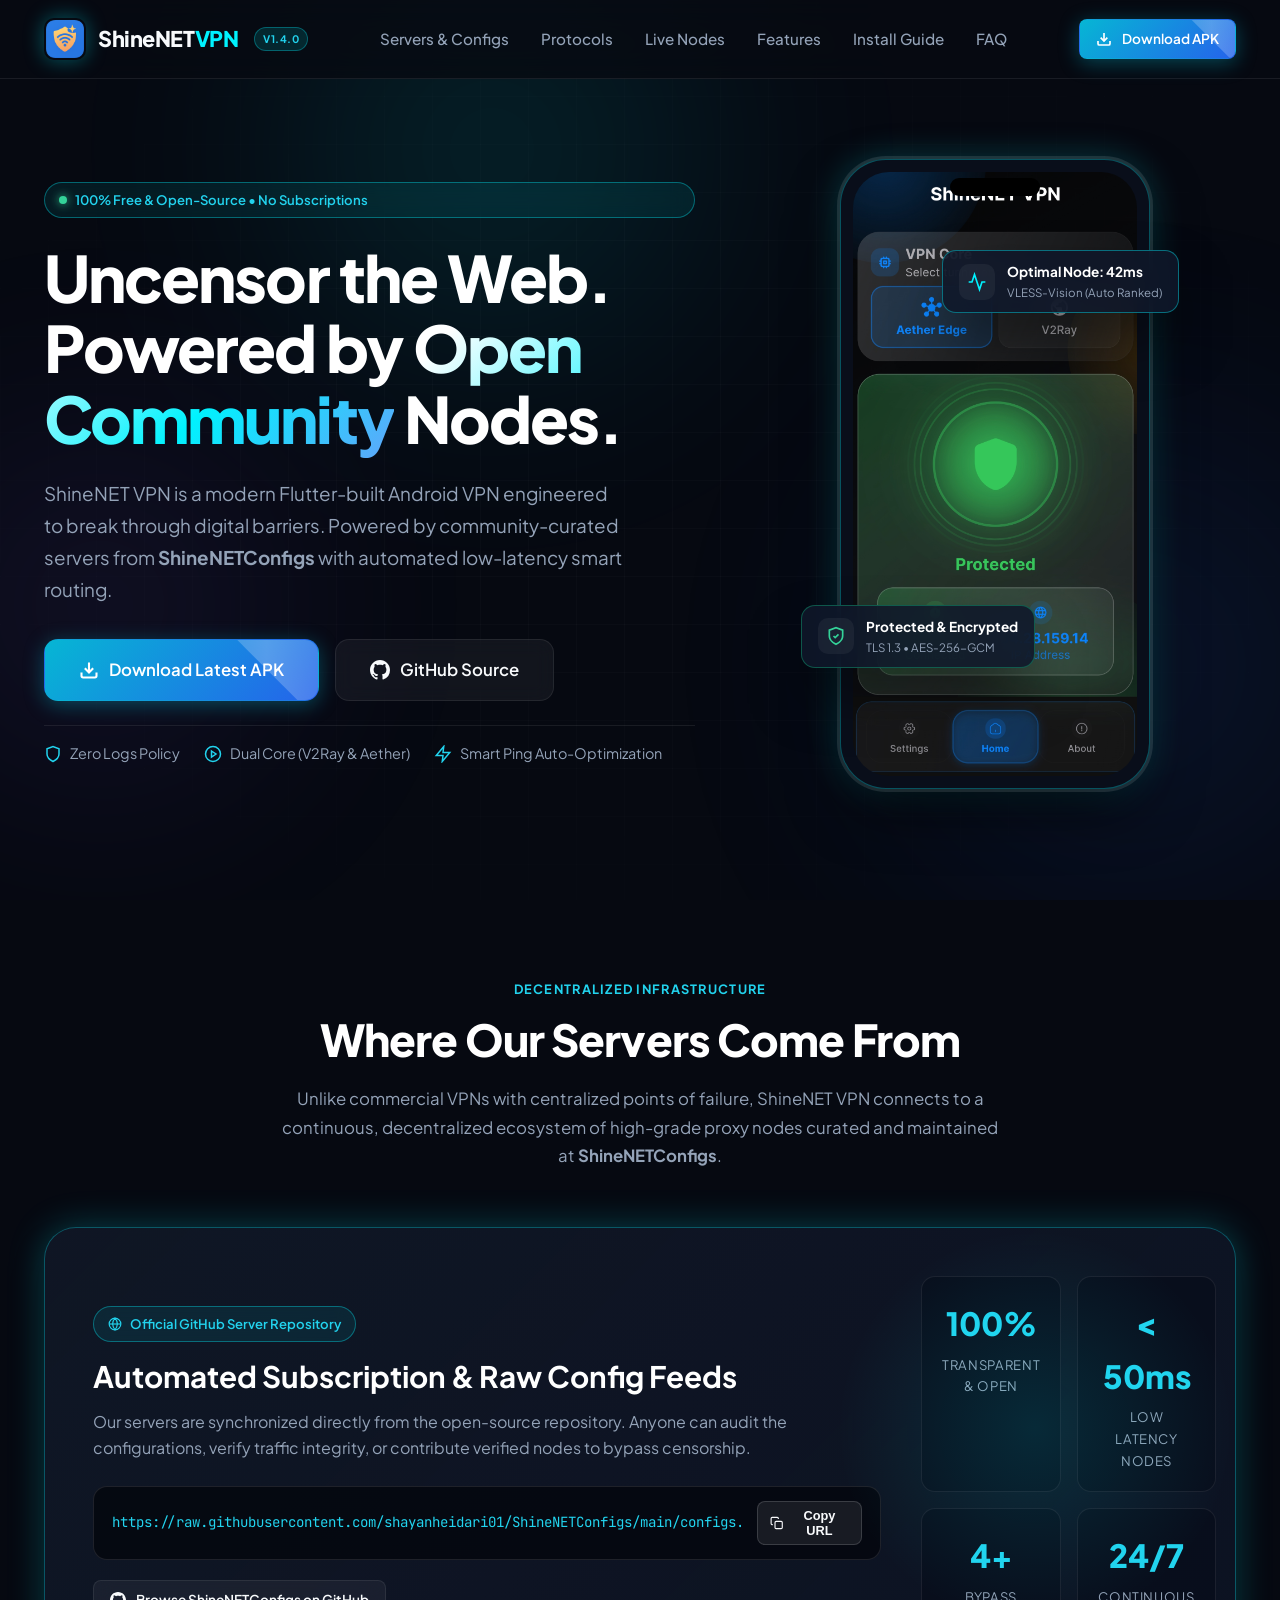
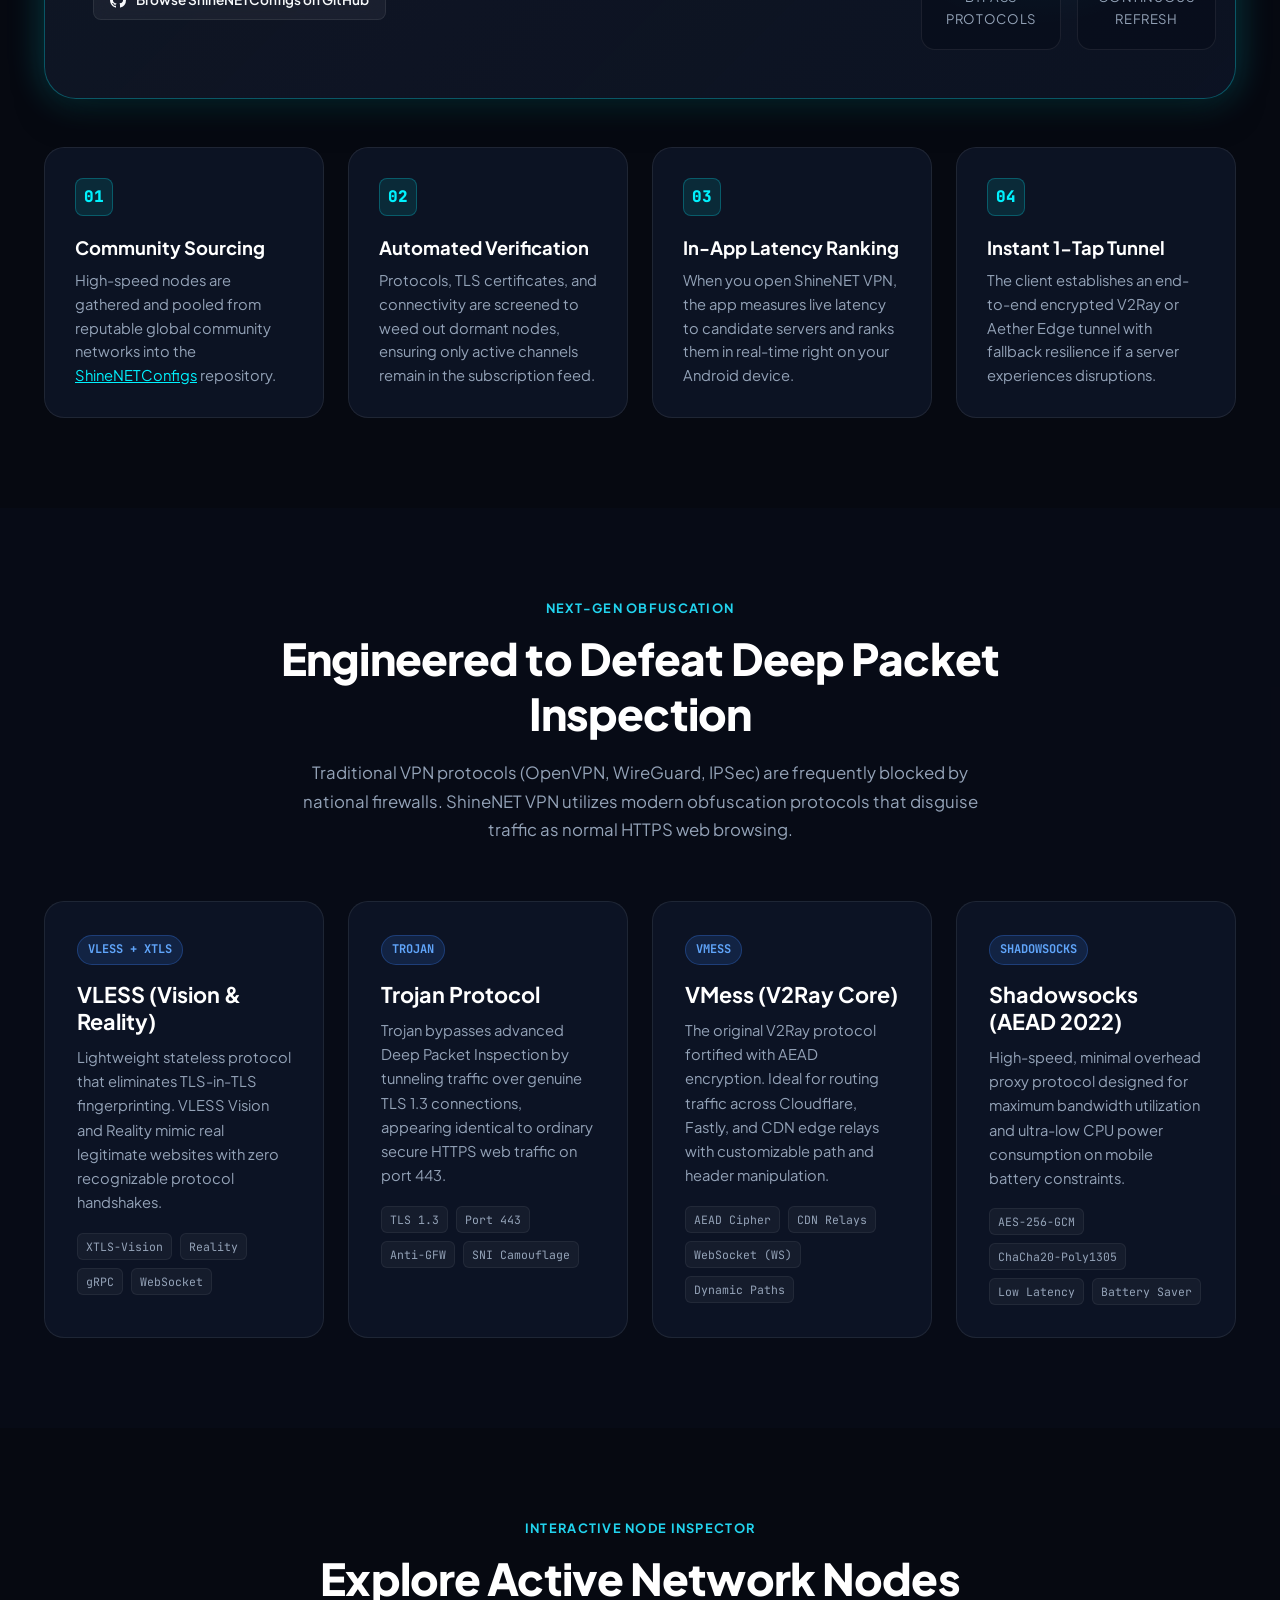
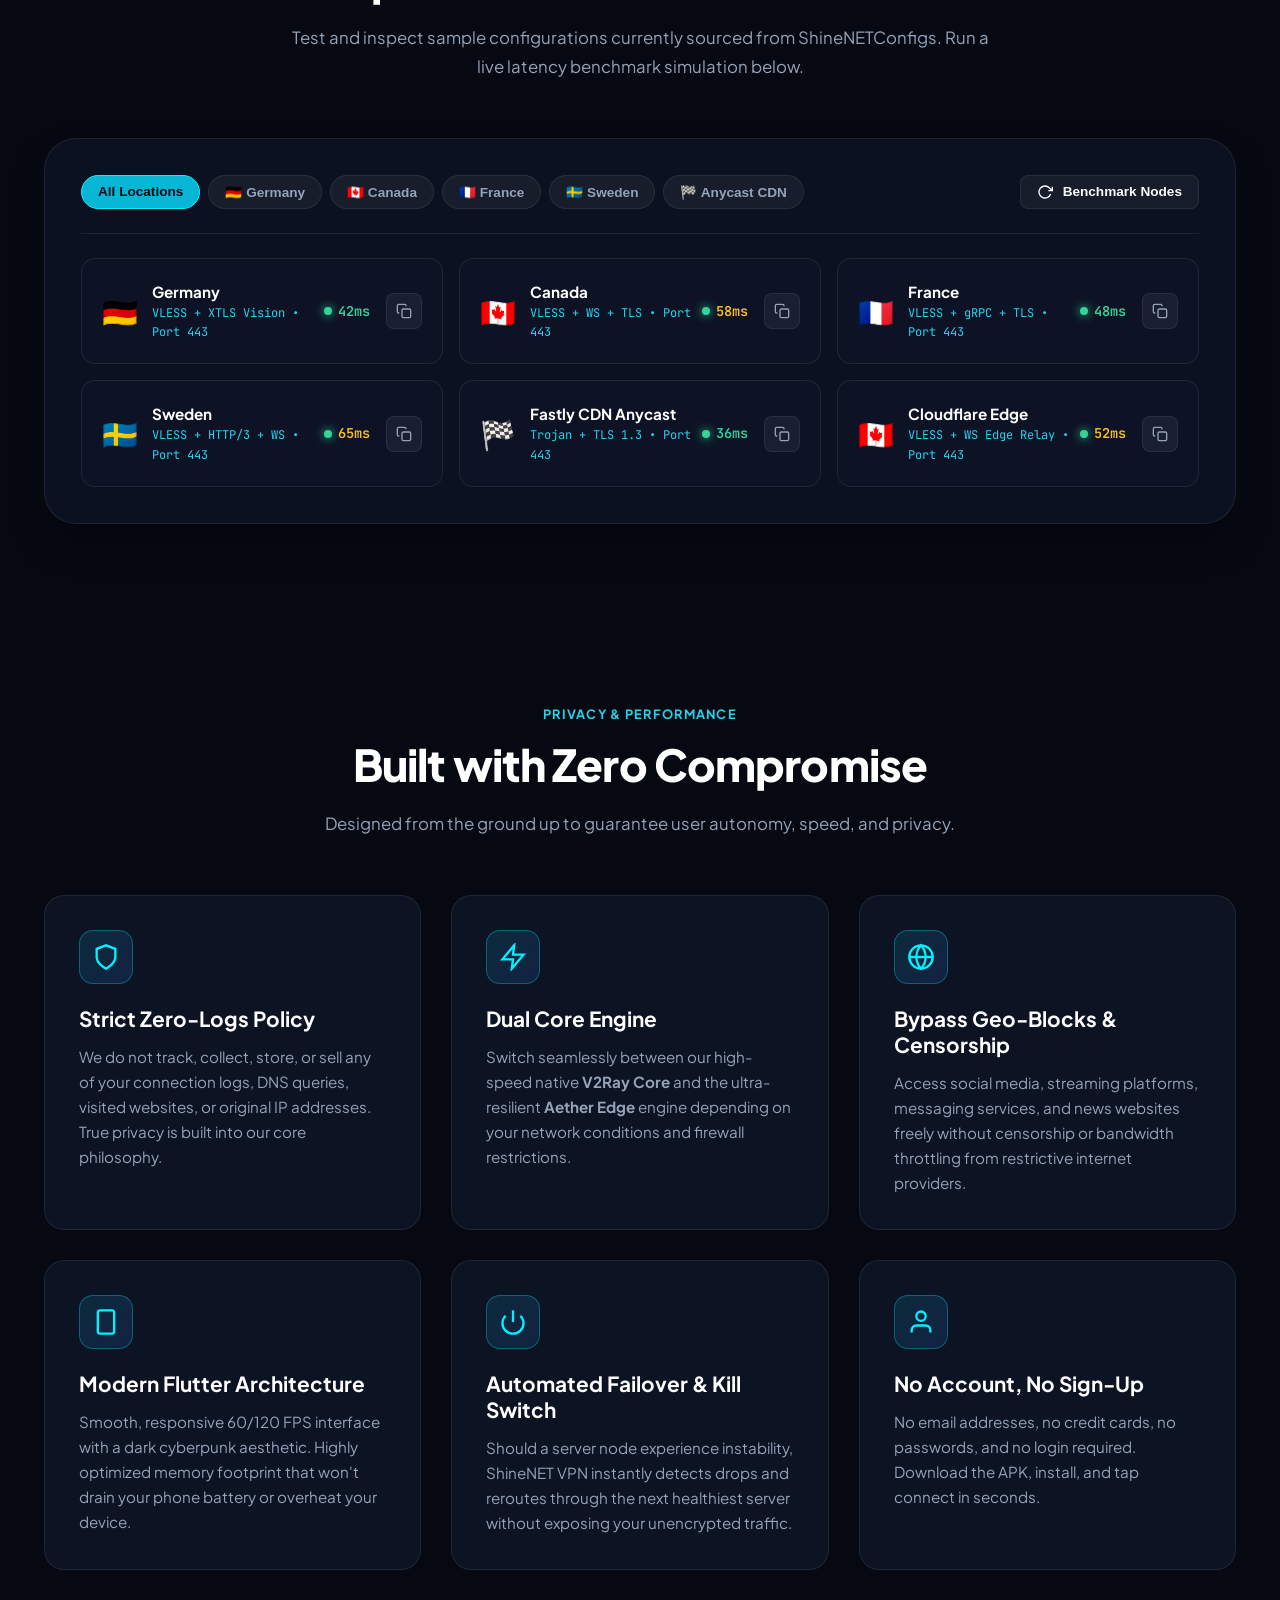
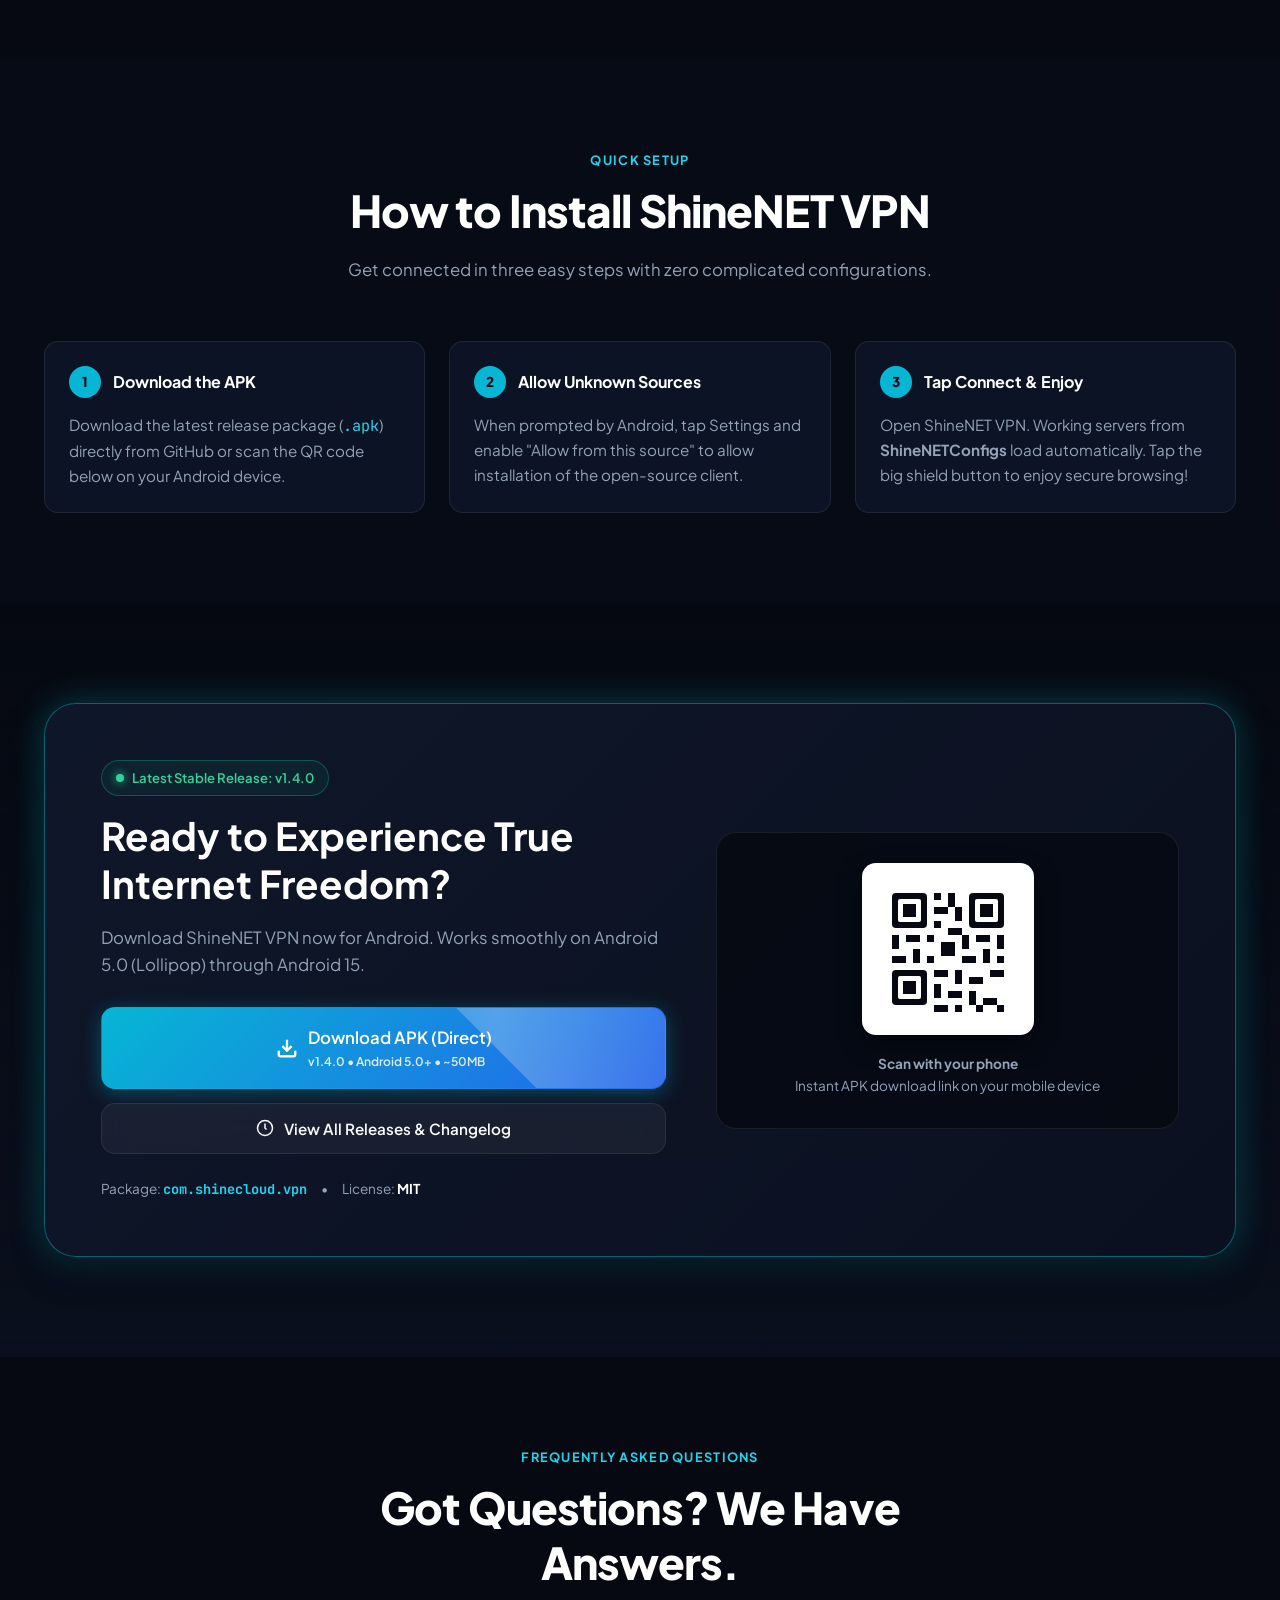
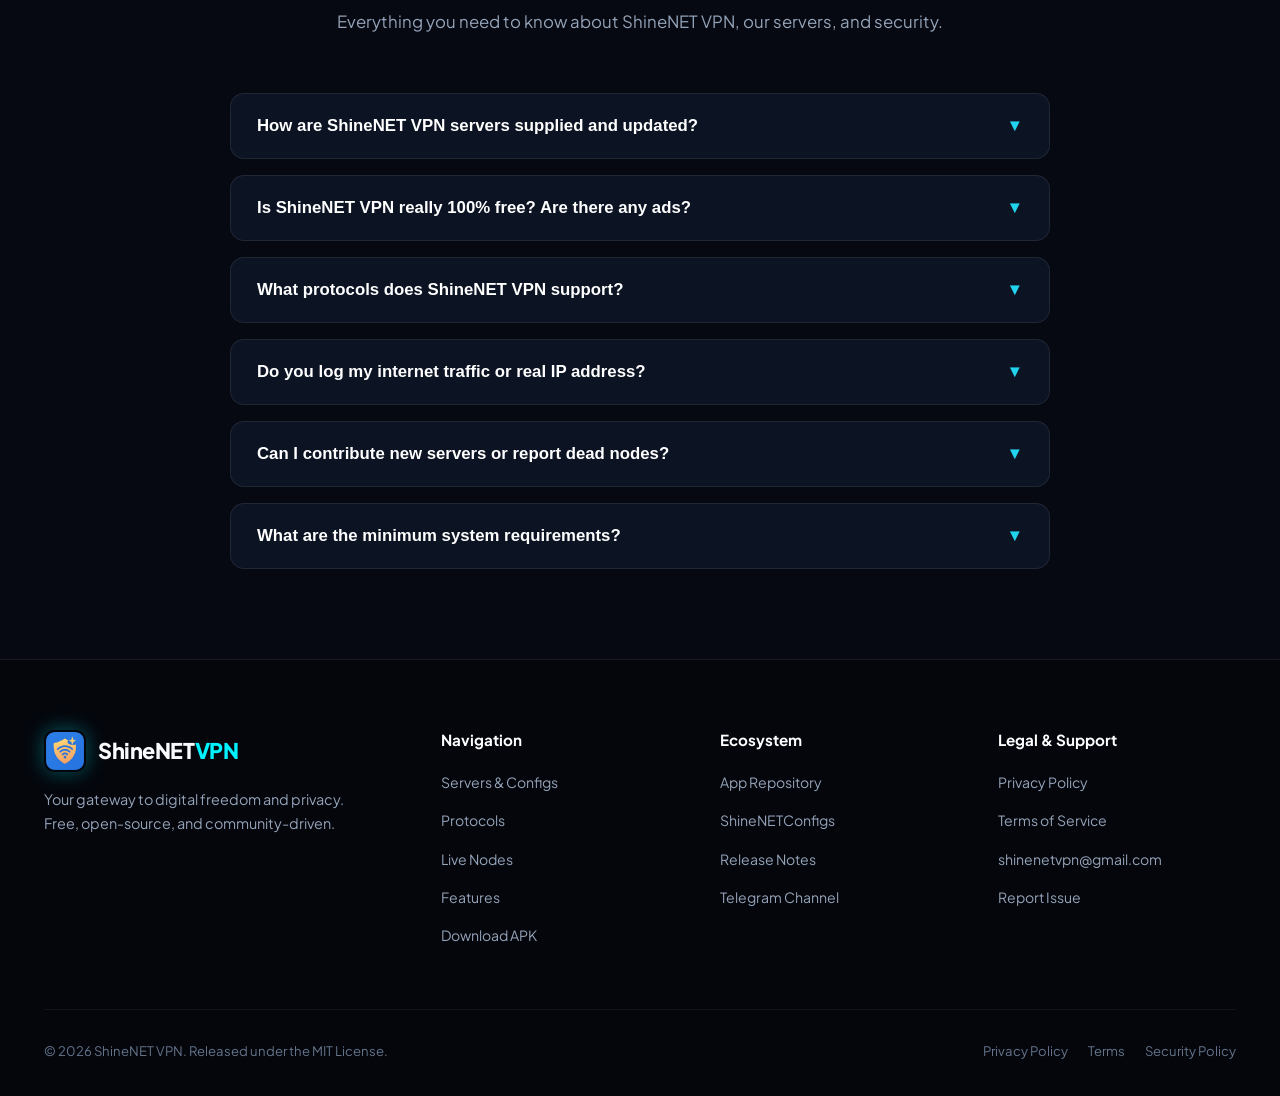
<file: index.html>
<!DOCTYPE html>
<html lang="en">
<head>
  <meta charset="UTF-8">
  <meta name="viewport" content="width=device-width, initial-scale=1.0">
  <title>ShineNET VPN — Fast, Free & Decentralized Open-Source VPN</title>
  <meta name="description" content="ShineNET VPN is a free, open-source Android VPN powered by decentralized V2Ray/Xray configs from ShineNETConfigs. Zero logs, high-speed encrypted tunnels, and anti-censorship DPI bypass.">
  <meta name="keywords" content="ShineNET VPN, V2Ray, Xray, VLESS, VMess, Trojan, Shadowsocks, free VPN, open source VPN, anti-censorship, Android VPN, ShineNETConfigs">
  <meta name="author" content="ShineNET VPN Team">
  <meta name="robots" content="index, follow">
  
  <!-- Open Graph / Facebook -->
  <meta property="og:type" content="website">
  <meta property="og:url" content="https://shayanheidari01.github.io/ShineNETVPN/">
  <meta property="og:title" content="ShineNET VPN — Your Gateway to Internet Freedom">
  <meta property="og:description" content="High-speed, open-source VPN for Android. Zero tracking, dual-core tunneling, and decentralized community nodes.">
  <meta property="og:image" content="assets/images/logo.png">

  <!-- Twitter Card -->
  <meta name="twitter:card" content="summary_large_image">
  <meta name="twitter:title" content="ShineNET VPN — Fast, Free & Decentralized VPN">
  <meta name="twitter:description" content="Protect your online privacy with enterprise-grade encryption. Free & open-source on GitHub.">
  <meta name="twitter:image" content="assets/images/logo.png">

  <!-- Favicon -->
  <link rel="icon" type="image/png" href="assets/images/logo.png">

  <!-- Stylesheet -->
  <link rel="stylesheet" href="css/style.css">
</head>
<body>

  <!-- Ambient Glow Effects -->
  <div class="bg-ambient">
    <div class="ambient-blob ambient-blob-1"></div>
    <div class="ambient-blob ambient-blob-2"></div>
    <div class="ambient-blob ambient-blob-3"></div>
  </div>
  <div class="bg-grid"></div>

  <!-- Header Navigation -->
  <header class="site-header">
    <div class="container nav-container">
      <a href="#" class="brand-logo">
        <img src="assets/images/logo.png" alt="ShineNET VPN Logo">
        <span>ShineNET<span style="color: var(--cyan-bright);">VPN</span></span>
        <span class="brand-badge">v1.4.0</span>
      </a>

      <ul class="nav-links">
        <li><a href="#servers" class="nav-link">Servers & Configs</a></li>
        <li><a href="#protocols" class="nav-link">Protocols</a></li>
        <li><a href="#nodes" class="nav-link">Live Nodes</a></li>
        <li><a href="#features" class="nav-link">Features</a></li>
        <li><a href="#install" class="nav-link">Install Guide</a></li>
        <li><a href="#faq" class="nav-link">FAQ</a></li>
      </ul>

      <div class="nav-actions">
        <a href="#download" class="btn btn-primary btn-sm btn-glow">
          <svg width="16" height="16" viewBox="0 0 24 24" fill="none" stroke="currentColor" stroke-width="2.5">
            <path d="M21 15v4a2 2 0 0 1-2 2H5a2 2 0 0 1-2-2v-4"></path>
            <polyline points="7 10 12 15 17 10"></polyline>
            <line x1="12" y1="15" x2="12" y2="3"></line>
          </svg>
          Download APK
        </a>
        <button class="mobile-toggle" aria-label="Toggle navigation menu">☰</button>
      </div>
    </div>
  </header>

  <!-- Hero Section -->
  <main>
    <section class="hero" id="home">
      <div class="container hero-grid">
        
        <div class="hero-content">
          <div class="pill pill-glow-cyan">
            <span class="pulse-dot"></span>
            100% Free & Open-Source • No Subscriptions
          </div>

          <h1 class="hero-title">
            Uncensor the Web. Powered by <span class="text-gradient">Open Community</span> Nodes.
          </h1>

          <p class="hero-subtitle">
            ShineNET VPN is a modern Flutter-built Android VPN engineered to break through digital barriers. Powered by community-curated servers from <strong>ShineNETConfigs</strong> with automated low-latency smart routing.
          </p>

          <div class="hero-actions">
            <a href="https://github.com/shayanheidari01/ShineNETVPN/releases/latest" class="btn btn-primary btn-lg btn-glow" target="_blank" rel="noopener">
              <svg width="20" height="20" viewBox="0 0 24 24" fill="none" stroke="currentColor" stroke-width="2.5">
                <path d="M21 15v4a2 2 0 0 1-2 2H5a2 2 0 0 1-2-2v-4"></path>
                <polyline points="7 10 12 15 17 10"></polyline>
                <line x1="12" y1="15" x2="12" y2="3"></line>
              </svg>
              Download Latest APK
            </a>
            <a href="https://github.com/shayanheidari01/ShineNETVPN" class="btn btn-secondary btn-lg" target="_blank" rel="noopener">
              <svg width="20" height="20" viewBox="0 0 24 24" fill="currentColor">
                <path d="M12 0C5.37 0 0 5.37 0 12c0 5.31 3.435 9.795 8.205 11.385.6.105.825-.255.825-.57 0-.285-.015-1.23-.015-2.235-3.015.555-3.795-.735-4.035-1.41-.135-.345-.72-1.41-1.23-1.695-.42-.225-1.02-.78-.015-.795.945-.015 1.62.87 1.845 1.23 1.08 1.815 2.805 1.305 3.495.99.105-.78.42-1.305.765-1.605-2.67-.3-5.46-1.335-5.46-5.925 0-1.305.465-2.385 1.23-3.225-.12-.3-.54-1.53.12-3.18 0 0 1.005-.315 3.3 1.23.96-.27 1.98-.405 3-.405s2.04.135 3 .405c2.295-1.56 3.3-1.23 3.3-1.23.66 1.65.24 2.88.12 3.18.765.84 1.23 1.905 1.23 3.225 0 4.605-2.805 5.625-5.475 5.925.435.375.81 1.095.81 2.22 0 1.605-.015 2.895-.015 3.3 0 .315.225.69.825.57A12.02 12.02 0 0024 12c0-6.63-5.37-12-12-12z"/>
              </svg>
              GitHub Source
            </a>
          </div>

          <div class="hero-specs">
            <div class="spec-item">
              <svg width="18" height="18" viewBox="0 0 24 24" fill="none" stroke="currentColor" stroke-width="2">
                <path d="M12 22s8-4 8-10V5l-8-3-8 3v7c0 6 8 10 8 10z"/>
              </svg>
              Zero Logs Policy
            </div>
            <div class="spec-item">
              <svg width="18" height="18" viewBox="0 0 24 24" fill="none" stroke="currentColor" stroke-width="2">
                <circle cx="12" cy="12" r="10"></circle>
                <polygon points="10 8 16 12 10 16 10 8"></polygon>
              </svg>
              Dual Core (V2Ray & Aether)
            </div>
            <div class="spec-item">
              <svg width="18" height="18" viewBox="0 0 24 24" fill="none" stroke="currentColor" stroke-width="2">
                <path d="M13 2L3 14h9l-1 8 10-12h-9l1-8z"></path>
              </svg>
              Smart Ping Auto-Optimization
            </div>
          </div>
        </div>

        <!-- Phone Visual Mockup -->
        <div class="hero-visual">
          <div class="phone-container">
            <div class="phone-notch"></div>
            <div class="phone-screen">
              <img src="assets/images/screenshot-home.jpg" alt="ShineNET VPN Android App Interface">
            </div>

            <!-- Floating Widget 1 -->
            <div class="floating-pill floating-pill-left">
              <div class="float-icon" style="color: var(--emerald-400);">
                <svg width="20" height="20" viewBox="0 0 24 24" fill="none" stroke="currentColor" stroke-width="2">
                  <path d="M12 22s8-4 8-10V5l-8-3-8 3v7c0 6 8 10 8 10z"/>
                  <path d="m9 12 2 2 4-4"/>
                </svg>
              </div>
              <div>
                <div class="float-title">Protected & Encrypted</div>
                <div class="float-desc">TLS 1.3 • AES-256-GCM</div>
              </div>
            </div>

            <!-- Floating Widget 2 -->
            <div class="floating-pill floating-pill-right">
              <div class="float-icon" style="color: var(--cyan-bright);">
                <svg width="20" height="20" viewBox="0 0 24 24" fill="none" stroke="currentColor" stroke-width="2">
                  <polyline points="22 12 18 12 15 21 9 3 6 12 2 12"></polyline>
                </svg>
              </div>
              <div>
                <div class="float-title">Optimal Node: 42ms</div>
                <div class="float-desc">VLESS-Vision (Auto Ranked)</div>
              </div>
            </div>

          </div>
        </div>

      </div>
    </section>

    <!-- Server Infrastructure Section (ShineNETConfigs) -->
    <section class="section" id="servers">
      <div class="container">
        
        <div class="section-header">
          <span class="section-tag">Decentralized Infrastructure</span>
          <h2 class="section-title">Where Our Servers Come From</h2>
          <p class="section-desc">
            Unlike commercial VPNs with centralized points of failure, ShineNET VPN connects to a continuous, decentralized ecosystem of high-grade proxy nodes curated and maintained at <strong>ShineNETConfigs</strong>.
          </p>
        </div>

        <div class="configs-banner-card">
          <div class="configs-grid">
            <div class="configs-info">
              <div class="pill pill-glow-cyan" style="margin-bottom: 16px;">
                <svg width="14" height="14" viewBox="0 0 24 24" fill="none" stroke="currentColor" stroke-width="2">
                  <circle cx="12" cy="12" r="10"></circle>
                  <line x1="2" y1="12" x2="22" y2="12"></line>
                  <path d="M12 2a15.3 15.3 0 0 1 4 10 15.3 15.3 0 0 1-4 10 15.3 15.3 0 0 1-4-10 15.3 15.3 0 0 1 4-10z"></path>
                </svg>
                Official GitHub Server Repository
              </div>
              <h3>Automated Subscription & Raw Config Feeds</h3>
              <p>
                Our servers are synchronized directly from the open-source repository. Anyone can audit the configurations, verify traffic integrity, or contribute verified nodes to bypass censorship.
              </p>

              <div class="code-box">
                <code class="font-mono">https://raw.githubusercontent.com/shayanheidari01/ShineNETConfigs/main/configs.txt</code>
                <button class="code-copy-btn" data-copy="https://raw.githubusercontent.com/shayanheidari01/ShineNETConfigs/main/configs.txt">
                  <svg width="14" height="14" viewBox="0 0 24 24" fill="none" stroke="currentColor" stroke-width="2">
                    <rect x="9" y="9" width="13" height="13" rx="2" ry="2"></rect>
                    <path d="M5 15H4a2 2 0 0 1-2-2V4a2 2 0 0 1 2-2h9a2 2 0 0 1 2 2v1"></path>
                  </svg>
                  Copy URL
                </button>
              </div>

              <div style="display: flex; gap: 14px; flex-wrap: wrap;">
                <a href="https://github.com/shayanheidari01/ShineNETConfigs" target="_blank" rel="noopener" class="btn btn-secondary btn-sm">
                  <svg width="16" height="16" viewBox="0 0 24 24" fill="currentColor">
                    <path d="M12 0C5.37 0 0 5.37 0 12c0 5.31 3.435 9.795 8.205 11.385.6.105.825-.255.825-.57 0-.285-.015-1.23-.015-2.235-3.015.555-3.795-.735-4.035-1.41-.135-.345-.72-1.41-1.23-1.695-.42-.225-1.02-.78-.015-.795.945-.015 1.62.87 1.845 1.23 1.08 1.815 2.805 1.305 3.495.99.105-.78.42-1.305.765-1.605-2.67-.3-5.46-1.335-5.46-5.925 0-1.305.465-2.385 1.23-3.225-.12-.3-.54-1.53.12-3.18 0 0 1.005-.315 3.3 1.23.96-.27 1.98-.405 3-.405s2.04.135 3 .405c2.295-1.56 3.3-1.23 3.3-1.23.66 1.65.24 2.88.12 3.18.765.84 1.23 1.905 1.23 3.225 0 4.605-2.805 5.625-5.475 5.925.435.375.81 1.095.81 2.22 0 1.605-.015 2.895-.015 3.3 0 .315.225.69.825.57A12.02 12.02 0 0024 12c0-6.63-5.37-12-12-12z"/>
                  </svg>
                  Browse ShineNETConfigs on GitHub
                </a>
              </div>
            </div>

            <div class="stats-counter-group">
              <div class="stat-box">
                <div class="stat-num">100%</div>
                <div class="stat-label">Transparent & Open</div>
              </div>
              <div class="stat-box">
                <div class="stat-num">&lt; 50ms</div>
                <div class="stat-label">Low Latency Nodes</div>
              </div>
              <div class="stat-box">
                <div class="stat-num">4+</div>
                <div class="stat-label">Bypass Protocols</div>
              </div>
              <div class="stat-box">
                <div class="stat-num">24/7</div>
                <div class="stat-label">Continuous Refresh</div>
              </div>
            </div>
          </div>
        </div>

        <!-- 4-Step Architecture Workflow -->
        <div class="workflow-grid">
          <div class="workflow-card">
            <div class="step-num">01</div>
            <h4>Community Sourcing</h4>
            <p>High-speed nodes are gathered and pooled from reputable global community networks into the <a href="https://github.com/shayanheidari01/ShineNETConfigs" target="_blank" style="color:var(--cyan-bright); text-decoration: underline;">ShineNETConfigs</a> repository.</p>
          </div>
          <div class="workflow-card">
            <div class="step-num">02</div>
            <h4>Automated Verification</h4>
            <p>Protocols, TLS certificates, and connectivity are screened to weed out dormant nodes, ensuring only active channels remain in the subscription feed.</p>
          </div>
          <div class="workflow-card">
            <div class="step-num">03</div>
            <h4>In-App Latency Ranking</h4>
            <p>When you open ShineNET VPN, the app measures live latency to candidate servers and ranks them in real-time right on your Android device.</p>
          </div>
          <div class="workflow-card">
            <div class="step-num">04</div>
            <h4>Instant 1-Tap Tunnel</h4>
            <p>The client establishes an end-to-end encrypted V2Ray or Aether Edge tunnel with fallback resilience if a server experiences disruptions.</p>
          </div>
        </div>

      </div>
    </section>

    <!-- Supported Protocols Section -->
    <section class="section" id="protocols" style="background: rgba(11, 17, 32, 0.4);">
      <div class="container">
        
        <div class="section-header">
          <span class="section-tag">Next-Gen Obfuscation</span>
          <h2 class="section-title">Engineered to Defeat Deep Packet Inspection</h2>
          <p class="section-desc">
            Traditional VPN protocols (OpenVPN, WireGuard, IPSec) are frequently blocked by national firewalls. ShineNET VPN utilizes modern obfuscation protocols that disguise traffic as normal HTTPS web browsing.
          </p>
        </div>

        <div class="protocols-grid">
          
          <div class="protocol-card">
            <span class="protocol-badge">VLESS + XTLS</span>
            <h3>VLESS (Vision & Reality)</h3>
            <p>
              Lightweight stateless protocol that eliminates TLS-in-TLS fingerprinting. VLESS Vision and Reality mimic real legitimate websites with zero recognizable protocol handshakes.
            </p>
            <div class="tech-tags">
              <span class="tech-tag">XTLS-Vision</span>
              <span class="tech-tag">Reality</span>
              <span class="tech-tag">gRPC</span>
              <span class="tech-tag">WebSocket</span>
            </div>
          </div>

          <div class="protocol-card">
            <span class="protocol-badge">TROJAN</span>
            <h3>Trojan Protocol</h3>
            <p>
              Trojan bypasses advanced Deep Packet Inspection by tunneling traffic over genuine TLS 1.3 connections, appearing identical to ordinary secure HTTPS web traffic on port 443.
            </p>
            <div class="tech-tags">
              <span class="tech-tag">TLS 1.3</span>
              <span class="tech-tag">Port 443</span>
              <span class="tech-tag">Anti-GFW</span>
              <span class="tech-tag">SNI Camouflage</span>
            </div>
          </div>

          <div class="protocol-card">
            <span class="protocol-badge">VMESS</span>
            <h3>VMess (V2Ray Core)</h3>
            <p>
              The original V2Ray protocol fortified with AEAD encryption. Ideal for routing traffic across Cloudflare, Fastly, and CDN edge relays with customizable path and header manipulation.
            </p>
            <div class="tech-tags">
              <span class="tech-tag">AEAD Cipher</span>
              <span class="tech-tag">CDN Relays</span>
              <span class="tech-tag">WebSocket (WS)</span>
              <span class="tech-tag">Dynamic Paths</span>
            </div>
          </div>

          <div class="protocol-card">
            <span class="protocol-badge">SHADOWSOCKS</span>
            <h3>Shadowsocks (AEAD 2022)</h3>
            <p>
              High-speed, minimal overhead proxy protocol designed for maximum bandwidth utilization and ultra-low CPU power consumption on mobile battery constraints.
            </p>
            <div class="tech-tags">
              <span class="tech-tag">AES-256-GCM</span>
              <span class="tech-tag">ChaCha20-Poly1305</span>
              <span class="tech-tag">Low Latency</span>
              <span class="tech-tag">Battery Saver</span>
            </div>
          </div>

        </div>

      </div>
    </section>

    <!-- Interactive Live Node Explorer -->
    <section class="section" id="nodes">
      <div class="container">
        
        <div class="section-header">
          <span class="section-tag">Interactive Node Inspector</span>
          <h2 class="section-title">Explore Active Network Nodes</h2>
          <p class="section-desc">
            Test and inspect sample configurations currently sourced from ShineNETConfigs. Run a live latency benchmark simulation below.
          </p>
        </div>

        <div class="node-explorer">
          <div class="explorer-toolbar">
            <div class="filter-tabs">
              <button class="filter-btn active" data-filter="all">All Locations</button>
              <button class="filter-btn" data-filter="de">🇩🇪 Germany</button>
              <button class="filter-btn" data-filter="ca">🇨🇦 Canada</button>
              <button class="filter-btn" data-filter="fr">🇫🇷 France</button>
              <button class="filter-btn" data-filter="se">🇸🇪 Sweden</button>
              <button class="filter-btn" data-filter="cdn">🏁 Anycast CDN</button>
            </div>

            <div class="explorer-actions">
              <button class="btn btn-secondary btn-sm" id="simulatePingBtn">
                <svg width="16" height="16" viewBox="0 0 24 24" fill="none" stroke="currentColor" stroke-width="2">
                  <polyline points="23 4 23 10 17 10"></polyline>
                  <path d="M20.49 15a9 9 0 1 1-2.12-9.36L23 10"></path>
                </svg>
                Benchmark Nodes
              </button>
            </div>
          </div>

          <!-- Dynamic Nodes List -->
          <div class="nodes-list" id="nodesList">
            <!-- Rendered dynamically by main.js -->
          </div>
        </div>

      </div>
    </section>

    <!-- Features Section -->
    <section class="section" id="features">
      <div class="container">
        
        <div class="section-header">
          <span class="section-tag">Privacy & Performance</span>
          <h2 class="section-title">Built with Zero Compromise</h2>
          <p class="section-desc">
            Designed from the ground up to guarantee user autonomy, speed, and privacy.
          </p>
        </div>

        <div class="features-grid">
          
          <div class="feature-card">
            <div class="feature-icon">
              <svg width="28" height="28" viewBox="0 0 24 24" fill="none" stroke="currentColor" stroke-width="2">
                <path d="M12 22s8-4 8-10V5l-8-3-8 3v7c0 6 8 10 8 10z"/>
              </svg>
            </div>
            <h3>Strict Zero-Logs Policy</h3>
            <p>
              We do not track, collect, store, or sell any of your connection logs, DNS queries, visited websites, or original IP addresses. True privacy is built into our core philosophy.
            </p>
          </div>

          <div class="feature-card">
            <div class="feature-icon">
              <svg width="28" height="28" viewBox="0 0 24 24" fill="none" stroke="currentColor" stroke-width="2">
                <polygon points="13 2 3 14 12 14 11 22 21 10 12 10 13 2"></polygon>
              </svg>
            </div>
            <h3>Dual Core Engine</h3>
            <p>
              Switch seamlessly between our high-speed native <strong>V2Ray Core</strong> and the ultra-resilient <strong>Aether Edge</strong> engine depending on your network conditions and firewall restrictions.
            </p>
          </div>

          <div class="feature-card">
            <div class="feature-icon">
              <svg width="28" height="28" viewBox="0 0 24 24" fill="none" stroke="currentColor" stroke-width="2">
                <circle cx="12" cy="12" r="10"></circle>
                <line x1="2" y1="12" x2="22" y2="12"></line>
                <path d="M12 2a15.3 15.3 0 0 1 4 10 15.3 15.3 0 0 1-4 10 15.3 15.3 0 0 1-4-10 15.3 15.3 0 0 1 4-10z"></path>
              </svg>
            </div>
            <h3>Bypass Geo-Blocks & Censorship</h3>
            <p>
              Access social media, streaming platforms, messaging services, and news websites freely without censorship or bandwidth throttling from restrictive internet providers.
            </p>
          </div>

          <div class="feature-card">
            <div class="feature-icon">
              <svg width="28" height="28" viewBox="0 0 24 24" fill="none" stroke="currentColor" stroke-width="2">
                <rect x="5" y="2" width="14" height="20" rx="2" ry="2"></rect>
                <line x1="12" y1="18" x2="12.01" y2="18"></line>
              </svg>
            </div>
            <h3>Modern Flutter Architecture</h3>
            <p>
              Smooth, responsive 60/120 FPS interface with a dark cyberpunk aesthetic. Highly optimized memory footprint that won't drain your phone battery or overheat your device.
            </p>
          </div>

          <div class="feature-card">
            <div class="feature-icon">
              <svg width="28" height="28" viewBox="0 0 24 24" fill="none" stroke="currentColor" stroke-width="2">
                <path d="M18.36 6.64a9 9 0 1 1-12.73 0"></path>
                <line x1="12" y1="2" x2="12" y2="12"></line>
              </svg>
            </div>
            <h3>Automated Failover & Kill Switch</h3>
            <p>
              Should a server node experience instability, ShineNET VPN instantly detects drops and reroutes through the next healthiest server without exposing your unencrypted traffic.
            </p>
          </div>

          <div class="feature-card">
            <div class="feature-icon">
              <svg width="28" height="28" viewBox="0 0 24 24" fill="none" stroke="currentColor" stroke-width="2">
                <path d="M20 21v-2a4 4 0 0 0-4-4H8a4 4 0 0 0-4 4v2"></path>
                <circle cx="12" cy="7" r="4"></circle>
              </svg>
            </div>
            <h3>No Account, No Sign-Up</h3>
            <p>
              No email addresses, no credit cards, no passwords, and no login required. Download the APK, install, and tap connect in seconds.
            </p>
          </div>

        </div>

      </div>
    </section>

    <!-- Installation Steps Section -->
    <section class="section" id="install" style="background: rgba(11, 17, 32, 0.4);">
      <div class="container">
        
        <div class="section-header">
          <span class="section-tag">Quick Setup</span>
          <h2 class="section-title">How to Install ShineNET VPN</h2>
          <p class="section-desc">Get connected in three easy steps with zero complicated configurations.</p>
        </div>

        <div class="install-steps-grid">
          
          <div class="step-card">
            <div class="step-header">
              <span class="step-circle">1</span>
              <h4>Download the APK</h4>
            </div>
            <p style="color: var(--text-muted); font-size: 0.95rem;">
              Download the latest release package (<code class="font-mono" style="color: var(--cyan-400);">.apk</code>) directly from GitHub or scan the QR code below on your Android device.
            </p>
          </div>

          <div class="step-card">
            <div class="step-header">
              <span class="step-circle">2</span>
              <h4>Allow Unknown Sources</h4>
            </div>
            <p style="color: var(--text-muted); font-size: 0.95rem;">
              When prompted by Android, tap Settings and enable "Allow from this source" to allow installation of the open-source client.
            </p>
          </div>

          <div class="step-card">
            <div class="step-header">
              <span class="step-circle">3</span>
              <h4>Tap Connect & Enjoy</h4>
            </div>
            <p style="color: var(--text-muted); font-size: 0.95rem;">
              Open ShineNET VPN. Working servers from <strong>ShineNETConfigs</strong> load automatically. Tap the big shield button to enjoy secure browsing!
            </p>
          </div>

        </div>

      </div>
    </section>

    <!-- Download CTA Hub -->
    <section class="download-section" id="download">
      <div class="container">
        
        <div class="download-box">
          <div class="download-info">
            <div class="pill pill-glow-green" style="margin-bottom: 16px;">
              <span class="pulse-dot"></span>
              Latest Stable Release: v1.4.0
            </div>
            <h2>Ready to Experience True Internet Freedom?</h2>
            <p>
              Download ShineNET VPN now for Android. Works smoothly on Android 5.0 (Lollipop) through Android 15.
            </p>

            <div class="download-buttons">
              <a href="https://github.com/shayanheidari01/ShineNETVPN/releases/latest" class="btn btn-primary btn-lg btn-glow" target="_blank" rel="noopener">
                <svg width="22" height="22" viewBox="0 0 24 24" fill="none" stroke="currentColor" stroke-width="2.5">
                  <path d="M21 15v4a2 2 0 0 1-2 2H5a2 2 0 0 1-2-2v-4"></path>
                  <polyline points="7 10 12 15 17 10"></polyline>
                  <line x1="12" y1="15" x2="12" y2="3"></line>
                </svg>
                <div>
                  <span>Download APK (Direct)</span>
                  <span class="download-btn-sub">v1.4.0 • Android 5.0+ • ~50MB</span>
                </div>
              </a>

              <a href="https://github.com/shayanheidari01/ShineNETVPN/releases" class="btn btn-secondary" target="_blank" rel="noopener">
                <svg width="18" height="18" viewBox="0 0 24 24" fill="none" stroke="currentColor" stroke-width="2">
                  <circle cx="12" cy="12" r="10"></circle>
                  <polyline points="12 6 12 12 14 14"></polyline>
                </svg>
                View All Releases & Changelog
              </a>
            </div>

            <div style="margin-top: 24px; display: flex; align-items: center; gap: 14px; font-size: 0.85rem; color: var(--text-muted);">
              <span>Package: <strong class="font-mono" style="color: var(--cyan-400);">com.shinecloud.vpn</strong></span>
              <span>•</span>
              <span>License: <strong style="color: var(--text-highlight);">MIT</strong></span>
            </div>
          </div>

          <div class="qr-box">
            <div class="qr-canvas-wrapper" id="qrCodeContainer">
              <!-- QR Code generated dynamically -->
            </div>
            <div class="qr-label">
              <strong>Scan with your phone</strong>
              <p>Instant APK download link on your mobile device</p>
            </div>
          </div>
        </div>

      </div>
    </section>

    <!-- FAQ Section -->
    <section class="section" id="faq">
      <div class="container">
        
        <div class="section-header">
          <span class="section-tag">Frequently Asked Questions</span>
          <h2 class="section-title">Got Questions? We Have Answers.</h2>
          <p class="section-desc">Everything you need to know about ShineNET VPN, our servers, and security.</p>
        </div>

        <div class="faq-grid">
          
          <div class="faq-item">
            <button class="faq-question">
              <span>How are ShineNET VPN servers supplied and updated?</span>
              <span class="faq-icon">▼</span>
            </button>
            <div class="faq-answer">
              <p>
                Our servers are provided through our dedicated open-source repository <a href="https://github.com/shayanheidari01/ShineNETConfigs" target="_blank" style="color: var(--cyan-bright); text-decoration: underline;">ShineNETConfigs</a>. The app fetches valid V2Ray/Xray configurations from the raw configs subscription endpoint, tests latency locally on your device, and ranks the fastest working nodes automatically.
              </p>
            </div>
          </div>

          <div class="faq-item">
            <button class="faq-question">
              <span>Is ShineNET VPN really 100% free? Are there any ads?</span>
              <span class="faq-icon">▼</span>
            </button>
            <div class="faq-answer">
              <p>
                Yes! ShineNET VPN is completely free, open-source under the MIT license, and has zero advertisements. There are no paid tiers, no subscription prompts, and no hidden data monetization. It is developed and maintained by digital freedom advocates.
              </p>
            </div>
          </div>

          <div class="faq-item">
            <button class="faq-question">
              <span>What protocols does ShineNET VPN support?</span>
              <span class="faq-icon">▼</span>
            </button>
            <div class="faq-answer">
              <p>
                ShineNET VPN supports cutting-edge censorship-resistant protocols including VLESS (with XTLS Vision & Reality), Trojan (over TLS 1.3), VMess (with AEAD and WebSocket/gRPC transports), and Shadowsocks (AEAD 2022).
              </p>
            </div>
          </div>

          <div class="faq-item">
            <button class="faq-question">
              <span>Do you log my internet traffic or real IP address?</span>
              <span class="faq-icon">▼</span>
            </button>
            <div class="faq-answer">
              <p>
                <strong>Never.</strong> We follow a strict zero-logs policy. We do not track, collect, store, or share your browsing history, visited websites, DNS queries, connection timestamps, or original IP address. For full details, please review our <a href="privacy-policy.html" style="color: var(--cyan-bright); text-decoration: underline;">Privacy Policy</a>.
              </p>
            </div>
          </div>

          <div class="faq-item">
            <button class="faq-question">
              <span>Can I contribute new servers or report dead nodes?</span>
              <span class="faq-icon">▼</span>
            </button>
            <div class="faq-answer">
              <p>
                Absolutely! Anyone can submit pull requests or contribute working configurations directly to the <a href="https://github.com/shayanheidari01/ShineNETConfigs" target="_blank" style="color: var(--cyan-bright); text-decoration: underline;">ShineNETConfigs repository</a>. You can also report issues or join our community discussions on Telegram.
              </p>
            </div>
          </div>

          <div class="faq-item">
            <button class="faq-question">
              <span>What are the minimum system requirements?</span>
              <span class="faq-icon">▼</span>
            </button>
            <div class="faq-answer">
              <p>
                ShineNET VPN runs on Android 5.0 (Lollipop) and above, requiring approximately 50MB of storage space. No root access is necessary; the app uses the official Android <code class="font-mono">VpnService</code> API to route traffic securely.
              </p>
            </div>
          </div>

        </div>

      </div>
    </section>

  </main>

  <!-- Site Footer -->
  <footer class="site-footer">
    <div class="container">
      <div class="footer-grid">
        
        <div class="footer-brand">
          <div class="brand-logo">
            <img src="assets/images/logo.png" alt="ShineNET VPN Logo">
            <span>ShineNET<span style="color: var(--cyan-bright);">VPN</span></span>
          </div>
          <p>
            Your gateway to digital freedom and privacy. Free, open-source, and community-driven.
          </p>
        </div>

        <div class="footer-col">
          <h5>Navigation</h5>
          <ul class="footer-links">
            <li><a href="#servers">Servers & Configs</a></li>
            <li><a href="#protocols">Protocols</a></li>
            <li><a href="#nodes">Live Nodes</a></li>
            <li><a href="#features">Features</a></li>
            <li><a href="#download">Download APK</a></li>
          </ul>
        </div>

        <div class="footer-col">
          <h5>Ecosystem</h5>
          <ul class="footer-links">
            <li><a href="https://github.com/shayanheidari01/ShineNETVPN" target="_blank" rel="noopener">App Repository</a></li>
            <li><a href="https://github.com/shayanheidari01/ShineNETConfigs" target="_blank" rel="noopener">ShineNETConfigs</a></li>
            <li><a href="https://github.com/shayanheidari01/ShineNETVPN/releases" target="_blank" rel="noopener">Release Notes</a></li>
            <li><a href="https://t.me/ShineNETVPN" target="_blank" rel="noopener">Telegram Channel</a></li>
          </ul>
        </div>

        <div class="footer-col">
          <h5>Legal & Support</h5>
          <ul class="footer-links">
            <li><a href="privacy-policy.html">Privacy Policy</a></li>
            <li><a href="terms.html">Terms of Service</a></li>
            <li><a href="mailto:shinenetvpn@gmail.com">shinenetvpn@gmail.com</a></li>
            <li><a href="https://github.com/shayanheidari01/ShineNETVPN/issues" target="_blank" rel="noopener">Report Issue</a></li>
          </ul>
        </div>

      </div>

      <div class="footer-bottom">
        <div>
          © 2026 ShineNET VPN. Released under the MIT License.
        </div>
        <div class="footer-legal-links">
          <a href="privacy-policy.html">Privacy Policy</a>
          <a href="terms.html">Terms</a>
          <a href="https://github.com/shayanheidari01/ShineNETVPN/blob/main/SECURITY.md" target="_blank" rel="noopener">Security Policy</a>
        </div>
      </div>
    </div>
  </footer>

  <!-- Scripts -->
  <script src="js/main.js"></script>
</body>
</html>
</file>
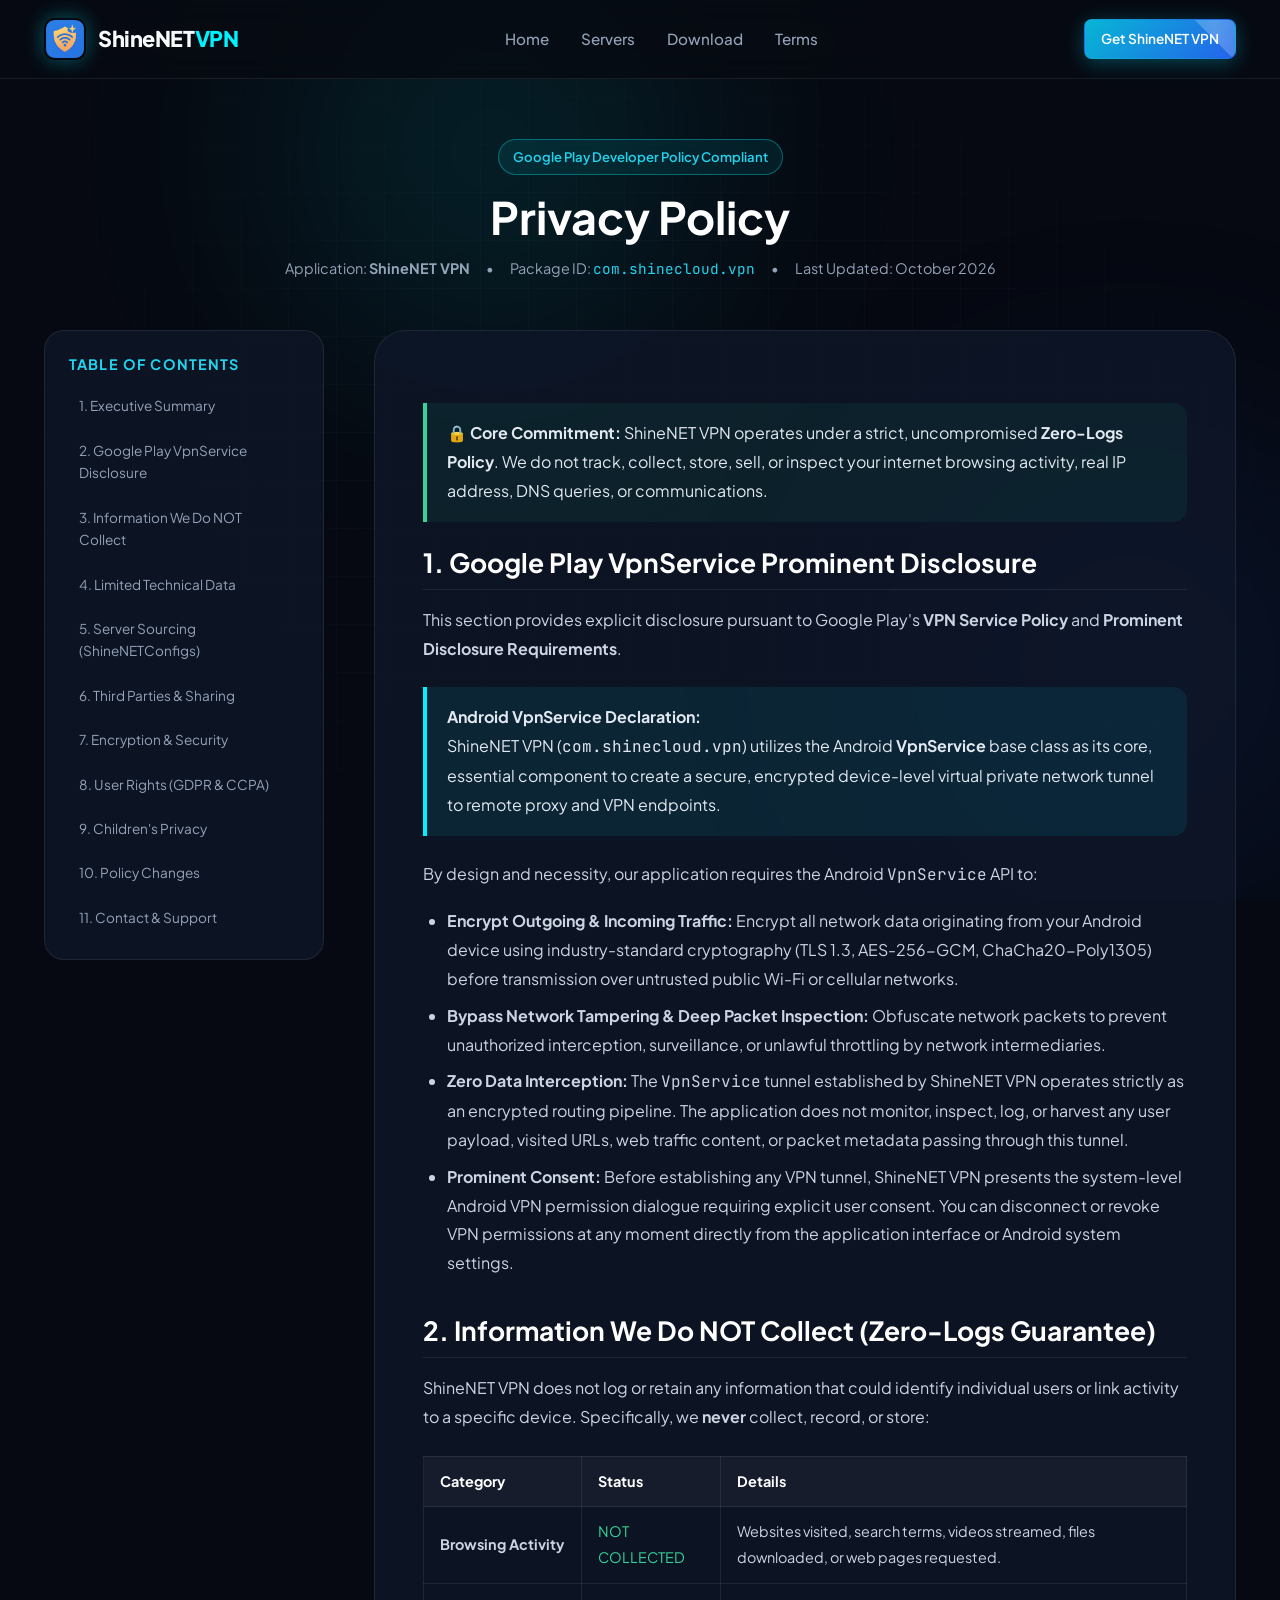
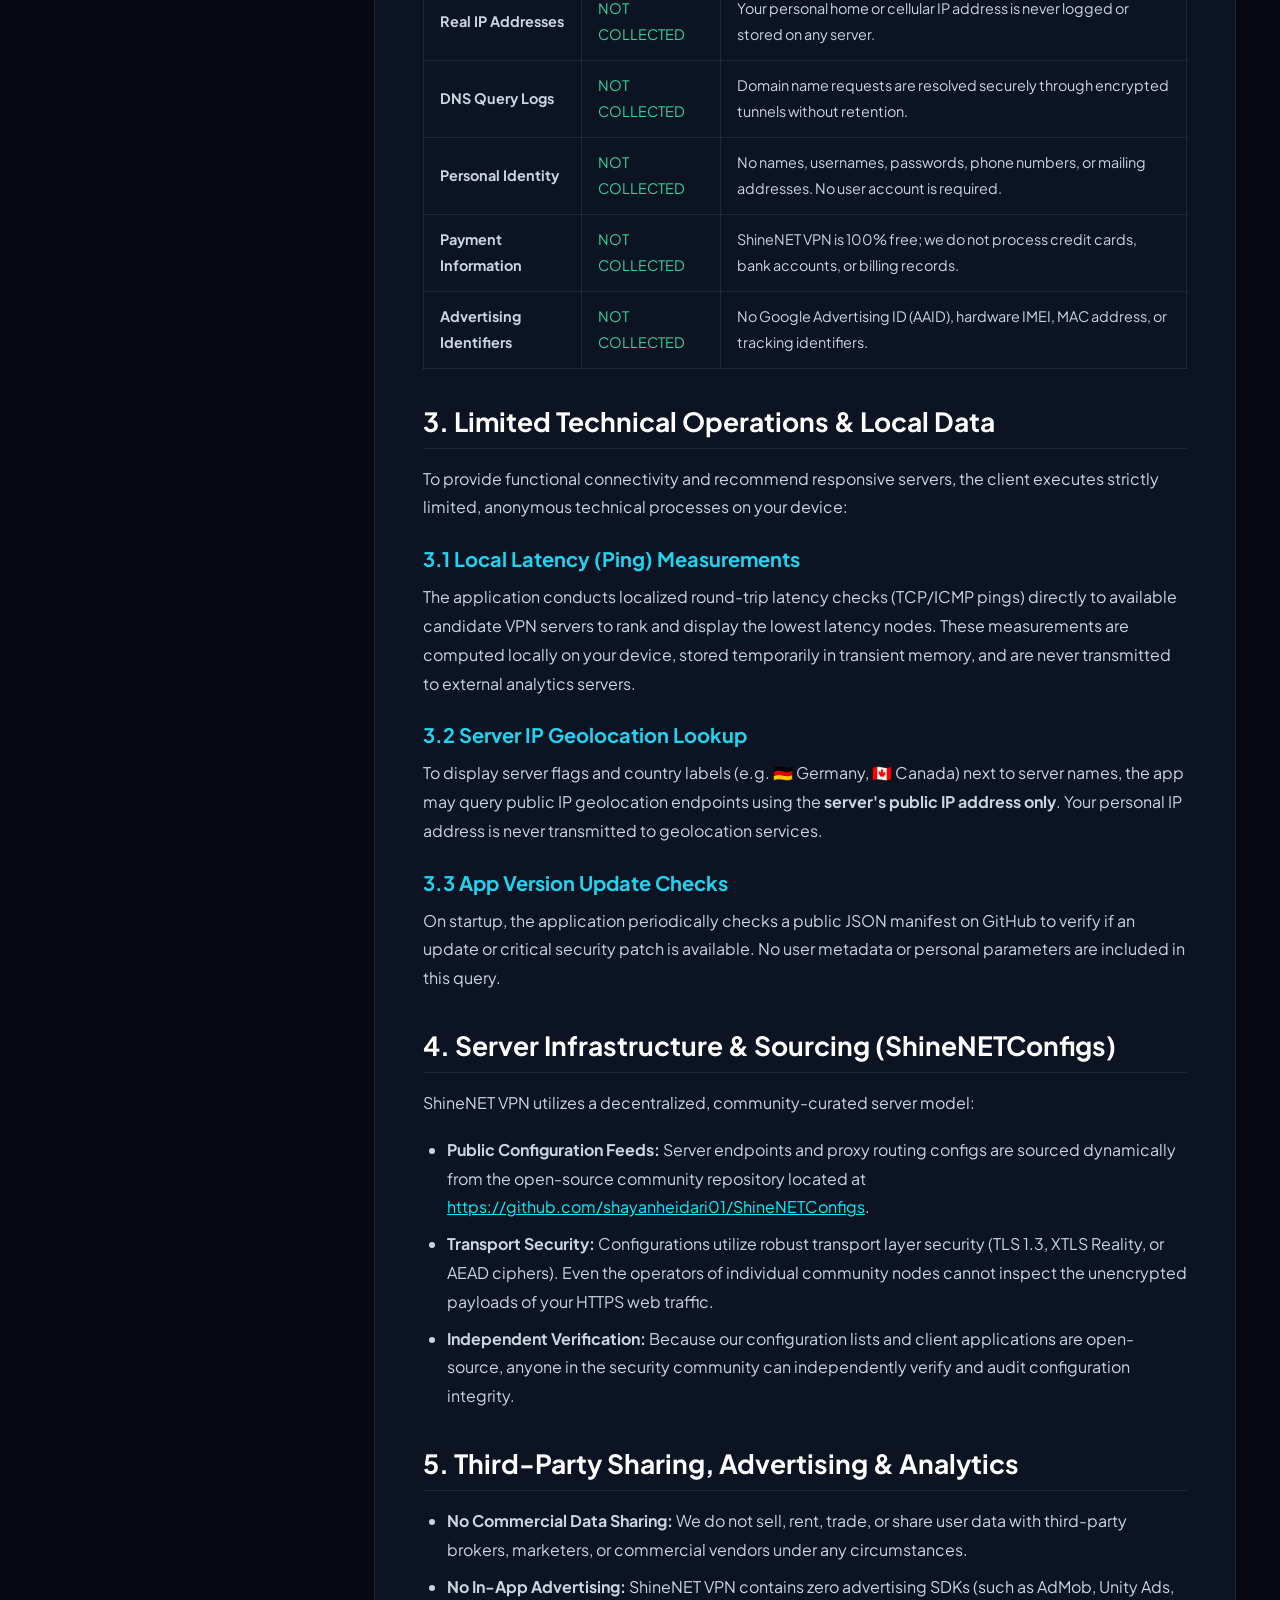
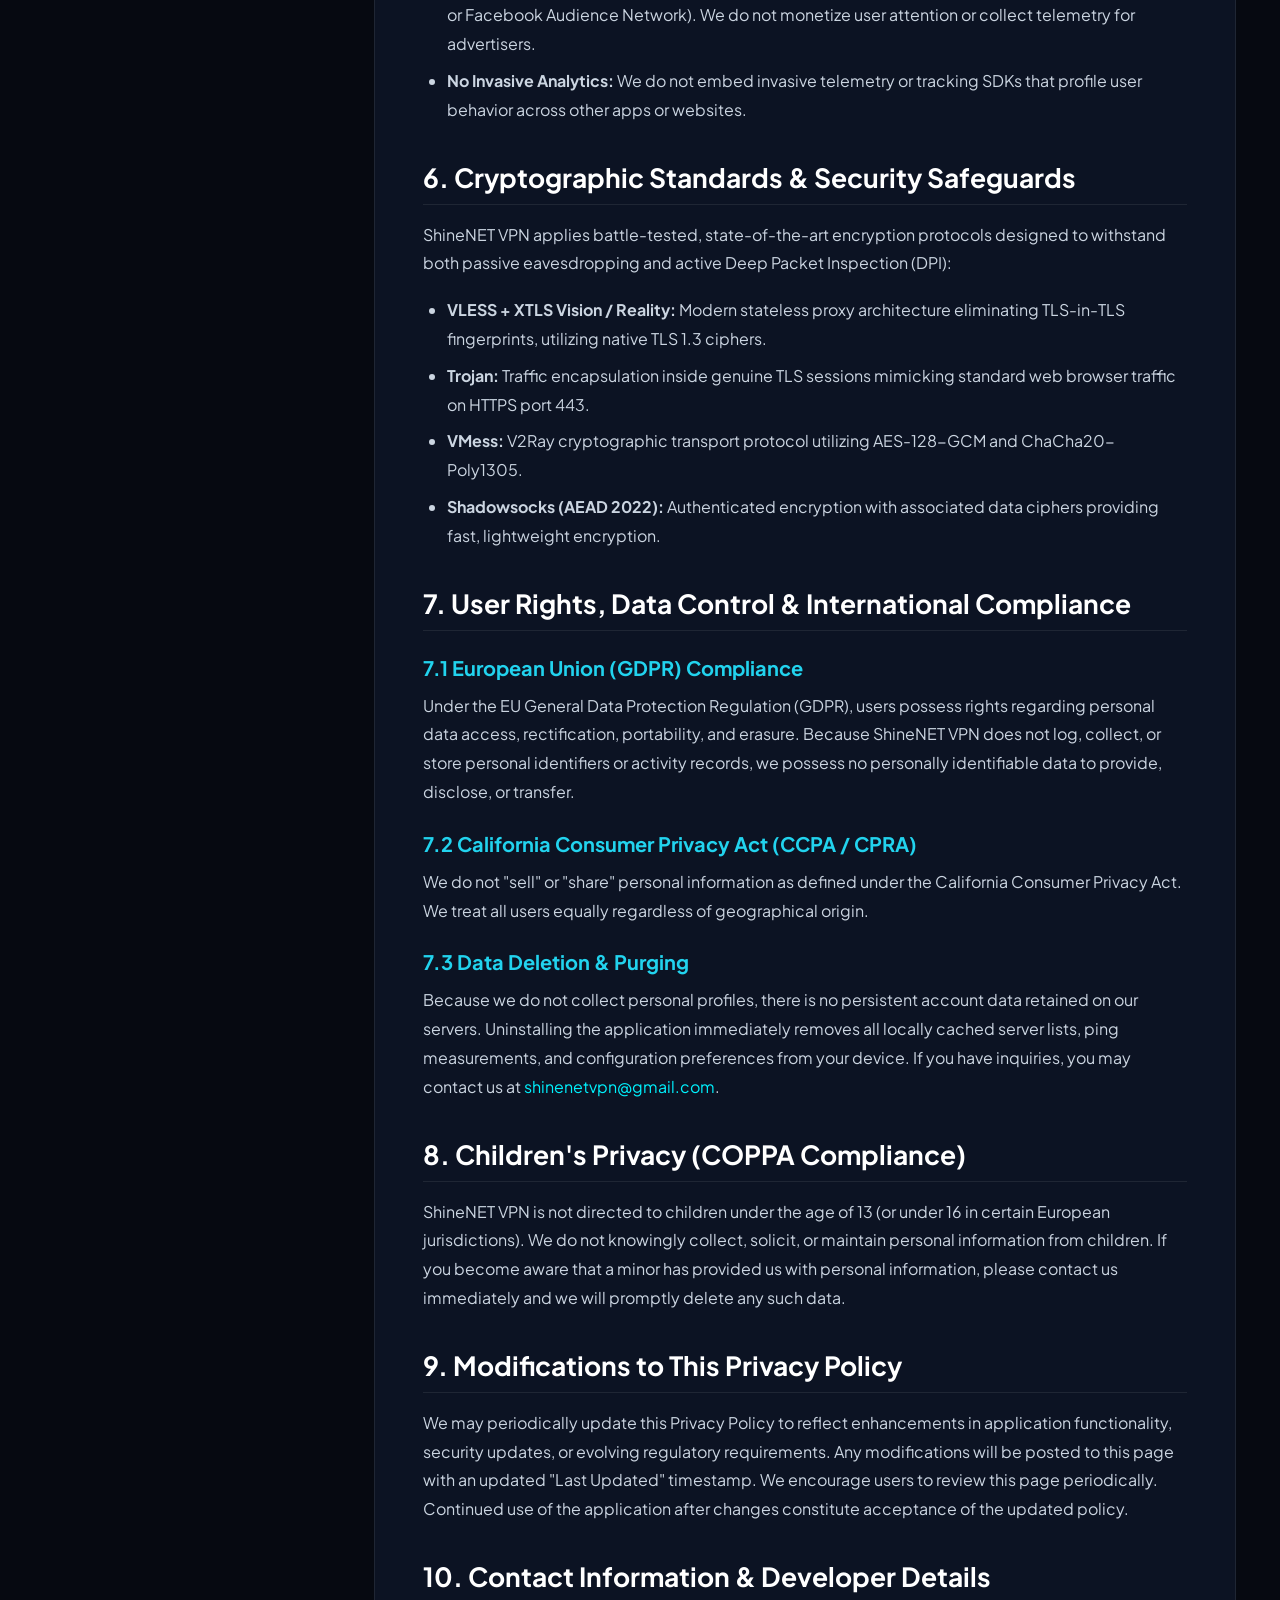
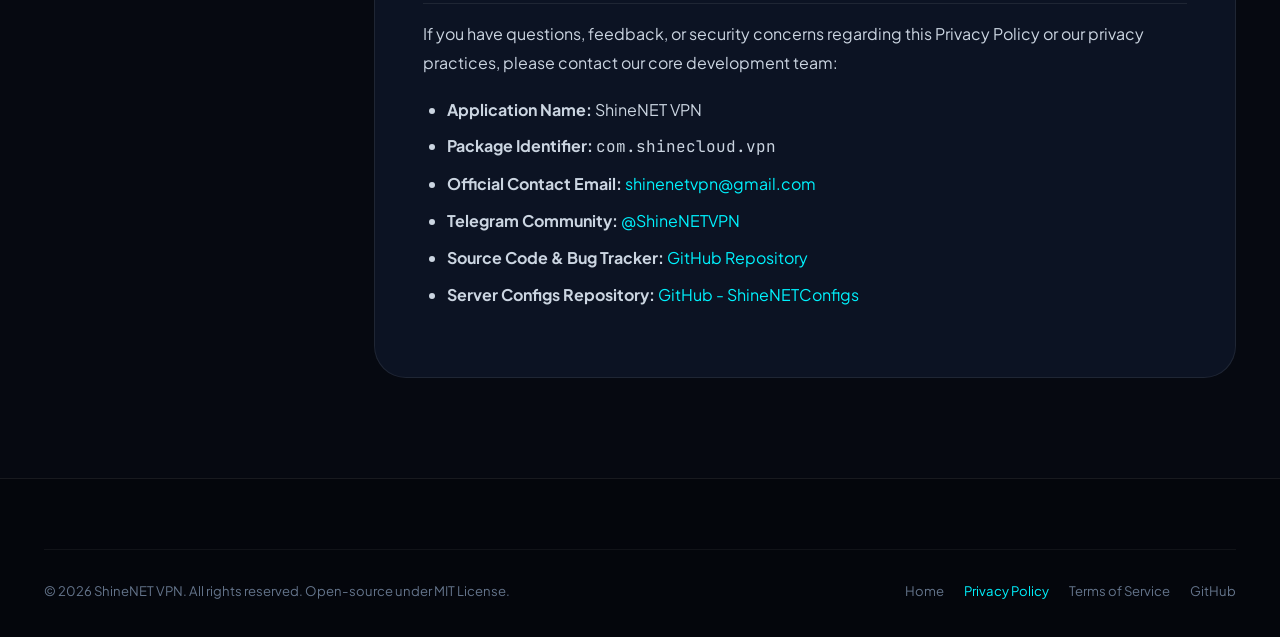
<file: Privacy Policy.html>
<!DOCTYPE html>
<html lang="en">
<head>
  <meta charset="UTF-8">
  <meta name="viewport" content="width=device-width, initial-scale=1.0">
  <title>Privacy Policy — ShineNET VPN (Google Play Compliant)</title>
  <meta name="description" content="Official Privacy Policy and Google Play VpnService Disclosure for ShineNET VPN (com.shinecloud.vpn). Learn how we protect your privacy with zero logs and encrypted tunnels.">
  <meta name="robots" content="index, follow">
  
  <!-- Open Graph -->
  <meta property="og:title" content="ShineNET VPN Privacy Policy">
  <meta property="og:description" content="Complete privacy policy and Google Play VpnService compliance details for ShineNET VPN.">
  <meta property="og:image" content="assets/images/logo.png">

  <!-- Favicon -->
  <link rel="icon" type="image/png" href="assets/images/logo.png">

  <!-- Stylesheet -->
  <link rel="stylesheet" href="css/style.css">
</head>
<body>

  <!-- Ambient Glow Effects -->
  <div class="bg-ambient">
    <div class="ambient-blob ambient-blob-1"></div>
    <div class="ambient-blob ambient-blob-2"></div>
  </div>
  <div class="bg-grid"></div>

  <!-- Header Navigation -->
  <header class="site-header">
    <div class="container nav-container">
      <a href="index.html" class="brand-logo">
        <img src="assets/images/logo.png" alt="ShineNET VPN Logo">
        <span>ShineNET<span style="color: var(--cyan-bright);">VPN</span></span>
      </a>

      <ul class="nav-links">
        <li><a href="index.html" class="nav-link">Home</a></li>
        <li><a href="index.html#servers" class="nav-link">Servers</a></li>
        <li><a href="index.html#download" class="nav-link">Download</a></li>
        <li><a href="terms.html" class="nav-link">Terms</a></li>
      </ul>

      <div class="nav-actions">
        <a href="index.html#download" class="btn btn-primary btn-sm btn-glow">
          Get ShineNET VPN
        </a>
      </div>
    </div>
  </header>

  <!-- Privacy Policy Content -->
  <main class="policy-page">
    <div class="container">
      
      <div class="policy-header">
        <div class="pill pill-glow-cyan" style="margin-bottom: 14px;">
          Google Play Developer Policy Compliant
        </div>
        <h1>Privacy Policy</h1>
        <div class="policy-meta">
          <span>Application: <strong>ShineNET VPN</strong></span>
          <span>•</span>
          <span>Package ID: <code class="font-mono" style="color: var(--cyan-400);">com.shinecloud.vpn</code></span>
          <span>•</span>
          <span>Last Updated: October 2026</span>
        </div>
      </div>

      <div class="policy-layout">
        
        <!-- Table of Contents Sidebar -->
        <aside class="policy-sidebar">
          <h4>Table of Contents</h4>
          <ul class="policy-toc">
            <li><a href="#summary">1. Executive Summary</a></li>
            <li><a href="#vpnservice">2. Google Play VpnService Disclosure</a></li>
            <li><a href="#no-logs">3. Information We Do NOT Collect</a></li>
            <li><a href="#technical-data">4. Limited Technical Data</a></li>
            <li><a href="#server-source">5. Server Sourcing (ShineNETConfigs)</a></li>
            <li><a href="#third-parties">6. Third Parties & Sharing</a></li>
            <li><a href="#security">7. Encryption & Security</a></li>
            <li><a href="#user-rights">8. User Rights (GDPR & CCPA)</a></li>
            <li><a href="#children">9. Children's Privacy</a></li>
            <li><a href="#changes">10. Policy Changes</a></li>
            <li><a href="#contact">11. Contact & Support</a></li>
          </ul>
        </aside>

        <!-- Main Legal Content -->
        <article class="policy-content">
          
          <div class="policy-alert policy-alert-green" id="summary">
            <strong>🔒 Core Commitment:</strong> ShineNET VPN operates under a strict, uncompromised <strong>Zero-Logs Policy</strong>. We do not track, collect, store, sell, or inspect your internet browsing activity, real IP address, DNS queries, or communications.
          </div>

          <h2 id="vpnservice">1. Google Play VpnService Prominent Disclosure</h2>
          <p>
            This section provides explicit disclosure pursuant to Google Play's <strong>VPN Service Policy</strong> and <strong>Prominent Disclosure Requirements</strong>.
          </p>
          <div class="policy-alert">
            <strong>Android VpnService Declaration:</strong><br>
            ShineNET VPN (<code class="font-mono">com.shinecloud.vpn</code>) utilizes the Android <strong>VpnService</strong> base class as its core, essential component to create a secure, encrypted device-level virtual private network tunnel to remote proxy and VPN endpoints.
          </div>
          <p>
            By design and necessity, our application requires the Android <code class="font-mono">VpnService</code> API to:
          </p>
          <ul>
            <li><strong>Encrypt Outgoing & Incoming Traffic:</strong> Encrypt all network data originating from your Android device using industry-standard cryptography (TLS 1.3, AES-256-GCM, ChaCha20-Poly1305) before transmission over untrusted public Wi-Fi or cellular networks.</li>
            <li><strong>Bypass Network Tampering & Deep Packet Inspection:</strong> Obfuscate network packets to prevent unauthorized interception, surveillance, or unlawful throttling by network intermediaries.</li>
            <li><strong>Zero Data Interception:</strong> The <code class="font-mono">VpnService</code> tunnel established by ShineNET VPN operates strictly as an encrypted routing pipeline. The application does not monitor, inspect, log, or harvest any user payload, visited URLs, web traffic content, or packet metadata passing through this tunnel.</li>
            <li><strong>Prominent Consent:</strong> Before establishing any VPN tunnel, ShineNET VPN presents the system-level Android VPN permission dialogue requiring explicit user consent. You can disconnect or revoke VPN permissions at any moment directly from the application interface or Android system settings.</li>
          </ul>

          <h2 id="no-logs">2. Information We Do NOT Collect (Zero-Logs Guarantee)</h2>
          <p>
            ShineNET VPN does not log or retain any information that could identify individual users or link activity to a specific device. Specifically, we <strong>never</strong> collect, record, or store:
          </p>
          <div class="policy-table-wrapper">
            <table class="policy-table">
              <thead>
                <tr>
                  <th>Category</th>
                  <th>Status</th>
                  <th>Details</th>
                </tr>
              </thead>
              <tbody>
                <tr>
                  <td><strong>Browsing Activity</strong></td>
                  <td><span style="color: var(--emerald-400);">NOT COLLECTED</span></td>
                  <td>Websites visited, search terms, videos streamed, files downloaded, or web pages requested.</td>
                </tr>
                <tr>
                  <td><strong>Real IP Addresses</strong></td>
                  <td><span style="color: var(--emerald-400);">NOT COLLECTED</span></td>
                  <td>Your personal home or cellular IP address is never logged or stored on any server.</td>
                </tr>
                <tr>
                  <td><strong>DNS Query Logs</strong></td>
                  <td><span style="color: var(--emerald-400);">NOT COLLECTED</span></td>
                  <td>Domain name requests are resolved securely through encrypted tunnels without retention.</td>
                </tr>
                <tr>
                  <td><strong>Personal Identity</strong></td>
                  <td><span style="color: var(--emerald-400);">NOT COLLECTED</span></td>
                  <td>No names, usernames, passwords, phone numbers, or mailing addresses. No user account is required.</td>
                </tr>
                <tr>
                  <td><strong>Payment Information</strong></td>
                  <td><span style="color: var(--emerald-400);">NOT COLLECTED</span></td>
                  <td>ShineNET VPN is 100% free; we do not process credit cards, bank accounts, or billing records.</td>
                </tr>
                <tr>
                  <td><strong>Advertising Identifiers</strong></td>
                  <td><span style="color: var(--emerald-400);">NOT COLLECTED</span></td>
                  <td>No Google Advertising ID (AAID), hardware IMEI, MAC address, or tracking identifiers.</td>
                </tr>
              </tbody>
            </table>
          </div>

          <h2 id="technical-data">3. Limited Technical Operations & Local Data</h2>
          <p>
            To provide functional connectivity and recommend responsive servers, the client executes strictly limited, anonymous technical processes on your device:
          </p>
          
          <h3>3.1 Local Latency (Ping) Measurements</h3>
          <p>
            The application conducts localized round-trip latency checks (TCP/ICMP pings) directly to available candidate VPN servers to rank and display the lowest latency nodes. These measurements are computed locally on your device, stored temporarily in transient memory, and are never transmitted to external analytics servers.
          </p>

          <h3>3.2 Server IP Geolocation Lookup</h3>
          <p>
            To display server flags and country labels (e.g. 🇩🇪 Germany, 🇨🇦 Canada) next to server names, the app may query public IP geolocation endpoints using the <strong>server's public IP address only</strong>. Your personal IP address is never transmitted to geolocation services.
          </p>

          <h3>3.3 App Version Update Checks</h3>
          <p>
            On startup, the application periodically checks a public JSON manifest on GitHub to verify if an update or critical security patch is available. No user metadata or personal parameters are included in this query.
          </p>

          <h2 id="server-source">4. Server Infrastructure & Sourcing (ShineNETConfigs)</h2>
          <p>
            ShineNET VPN utilizes a decentralized, community-curated server model:
          </p>
          <ul>
            <li><strong>Public Configuration Feeds:</strong> Server endpoints and proxy routing configs are sourced dynamically from the open-source community repository located at <a href="https://github.com/shayanheidari01/ShineNETConfigs" target="_blank" style="color: var(--cyan-bright); text-decoration: underline;">https://github.com/shayanheidari01/ShineNETConfigs</a>.</li>
            <li><strong>Transport Security:</strong> Configurations utilize robust transport layer security (TLS 1.3, XTLS Reality, or AEAD ciphers). Even the operators of individual community nodes cannot inspect the unencrypted payloads of your HTTPS web traffic.</li>
            <li><strong>Independent Verification:</strong> Because our configuration lists and client applications are open-source, anyone in the security community can independently verify and audit configuration integrity.</li>
          </ul>

          <h2 id="third-parties">5. Third-Party Sharing, Advertising & Analytics</h2>
          <ul>
            <li><strong>No Commercial Data Sharing:</strong> We do not sell, rent, trade, or share user data with third-party brokers, marketers, or commercial vendors under any circumstances.</li>
            <li><strong>No In-App Advertising:</strong> ShineNET VPN contains zero advertising SDKs (such as AdMob, Unity Ads, or Facebook Audience Network). We do not monetize user attention or collect telemetry for advertisers.</li>
            <li><strong>No Invasive Analytics:</strong> We do not embed invasive telemetry or tracking SDKs that profile user behavior across other apps or websites.</li>
          </ul>

          <h2 id="security">6. Cryptographic Standards & Security Safeguards</h2>
          <p>
            ShineNET VPN applies battle-tested, state-of-the-art encryption protocols designed to withstand both passive eavesdropping and active Deep Packet Inspection (DPI):
          </p>
          <ul>
            <li><strong>VLESS + XTLS Vision / Reality:</strong> Modern stateless proxy architecture eliminating TLS-in-TLS fingerprints, utilizing native TLS 1.3 ciphers.</li>
            <li><strong>Trojan:</strong> Traffic encapsulation inside genuine TLS sessions mimicking standard web browser traffic on HTTPS port 443.</li>
            <li><strong>VMess:</strong> V2Ray cryptographic transport protocol utilizing AES-128-GCM and ChaCha20-Poly1305.</li>
            <li><strong>Shadowsocks (AEAD 2022):</strong> Authenticated encryption with associated data ciphers providing fast, lightweight encryption.</li>
          </ul>

          <h2 id="user-rights">7. User Rights, Data Control & International Compliance</h2>
          
          <h3>7.1 European Union (GDPR) Compliance</h3>
          <p>
            Under the EU General Data Protection Regulation (GDPR), users possess rights regarding personal data access, rectification, portability, and erasure. Because ShineNET VPN does not log, collect, or store personal identifiers or activity records, we possess no personally identifiable data to provide, disclose, or transfer.
          </p>

          <h3>7.2 California Consumer Privacy Act (CCPA / CPRA)</h3>
          <p>
            We do not "sell" or "share" personal information as defined under the California Consumer Privacy Act. We treat all users equally regardless of geographical origin.
          </p>

          <h3>7.3 Data Deletion & Purging</h3>
          <p>
            Because we do not collect personal profiles, there is no persistent account data retained on our servers. Uninstalling the application immediately removes all locally cached server lists, ping measurements, and configuration preferences from your device. If you have inquiries, you may contact us at <a href="mailto:shinenetvpn@gmail.com" style="color: var(--cyan-bright);">shinenetvpn@gmail.com</a>.
          </p>

          <h2 id="children">8. Children's Privacy (COPPA Compliance)</h2>
          <p>
            ShineNET VPN is not directed to children under the age of 13 (or under 16 in certain European jurisdictions). We do not knowingly collect, solicit, or maintain personal information from children. If you become aware that a minor has provided us with personal information, please contact us immediately and we will promptly delete any such data.
          </p>

          <h2 id="changes">9. Modifications to This Privacy Policy</h2>
          <p>
            We may periodically update this Privacy Policy to reflect enhancements in application functionality, security updates, or evolving regulatory requirements. Any modifications will be posted to this page with an updated "Last Updated" timestamp. We encourage users to review this page periodically. Continued use of the application after changes constitute acceptance of the updated policy.
          </p>

          <h2 id="contact">10. Contact Information & Developer Details</h2>
          <p>
            If you have questions, feedback, or security concerns regarding this Privacy Policy or our privacy practices, please contact our core development team:
          </p>
          <ul>
            <li><strong>Application Name:</strong> ShineNET VPN</li>
            <li><strong>Package Identifier:</strong> <code class="font-mono">com.shinecloud.vpn</code></li>
            <li><strong>Official Contact Email:</strong> <a href="mailto:shinenetvpn@gmail.com" style="color: var(--cyan-bright);">shinenetvpn@gmail.com</a></li>
            <li><strong>Telegram Community:</strong> <a href="https://t.me/ShineNETVPN" target="_blank" style="color: var(--cyan-bright);">@ShineNETVPN</a></li>
            <li><strong>Source Code & Bug Tracker:</strong> <a href="https://github.com/shayanheidari01/ShineNETVPN" target="_blank" style="color: var(--cyan-bright);">GitHub Repository</a></li>
            <li><strong>Server Configs Repository:</strong> <a href="https://github.com/shayanheidari01/ShineNETConfigs" target="_blank" style="color: var(--cyan-bright);">GitHub - ShineNETConfigs</a></li>
          </ul>

        </article>

      </div>

    </div>
  </main>

  <!-- Site Footer -->
  <footer class="site-footer">
    <div class="container">
      <div class="footer-bottom">
        <div>
          © 2026 ShineNET VPN. All rights reserved. Open-source under MIT License.
        </div>
        <div class="footer-legal-links">
          <a href="index.html">Home</a>
          <a href="privacy-policy.html" style="color: var(--cyan-bright);">Privacy Policy</a>
          <a href="terms.html">Terms of Service</a>
          <a href="https://github.com/shayanheidari01/ShineNETVPN" target="_blank">GitHub</a>
        </div>
      </div>
    </div>
  </footer>

  <script src="js/main.js"></script>
</body>
</html>
</file>
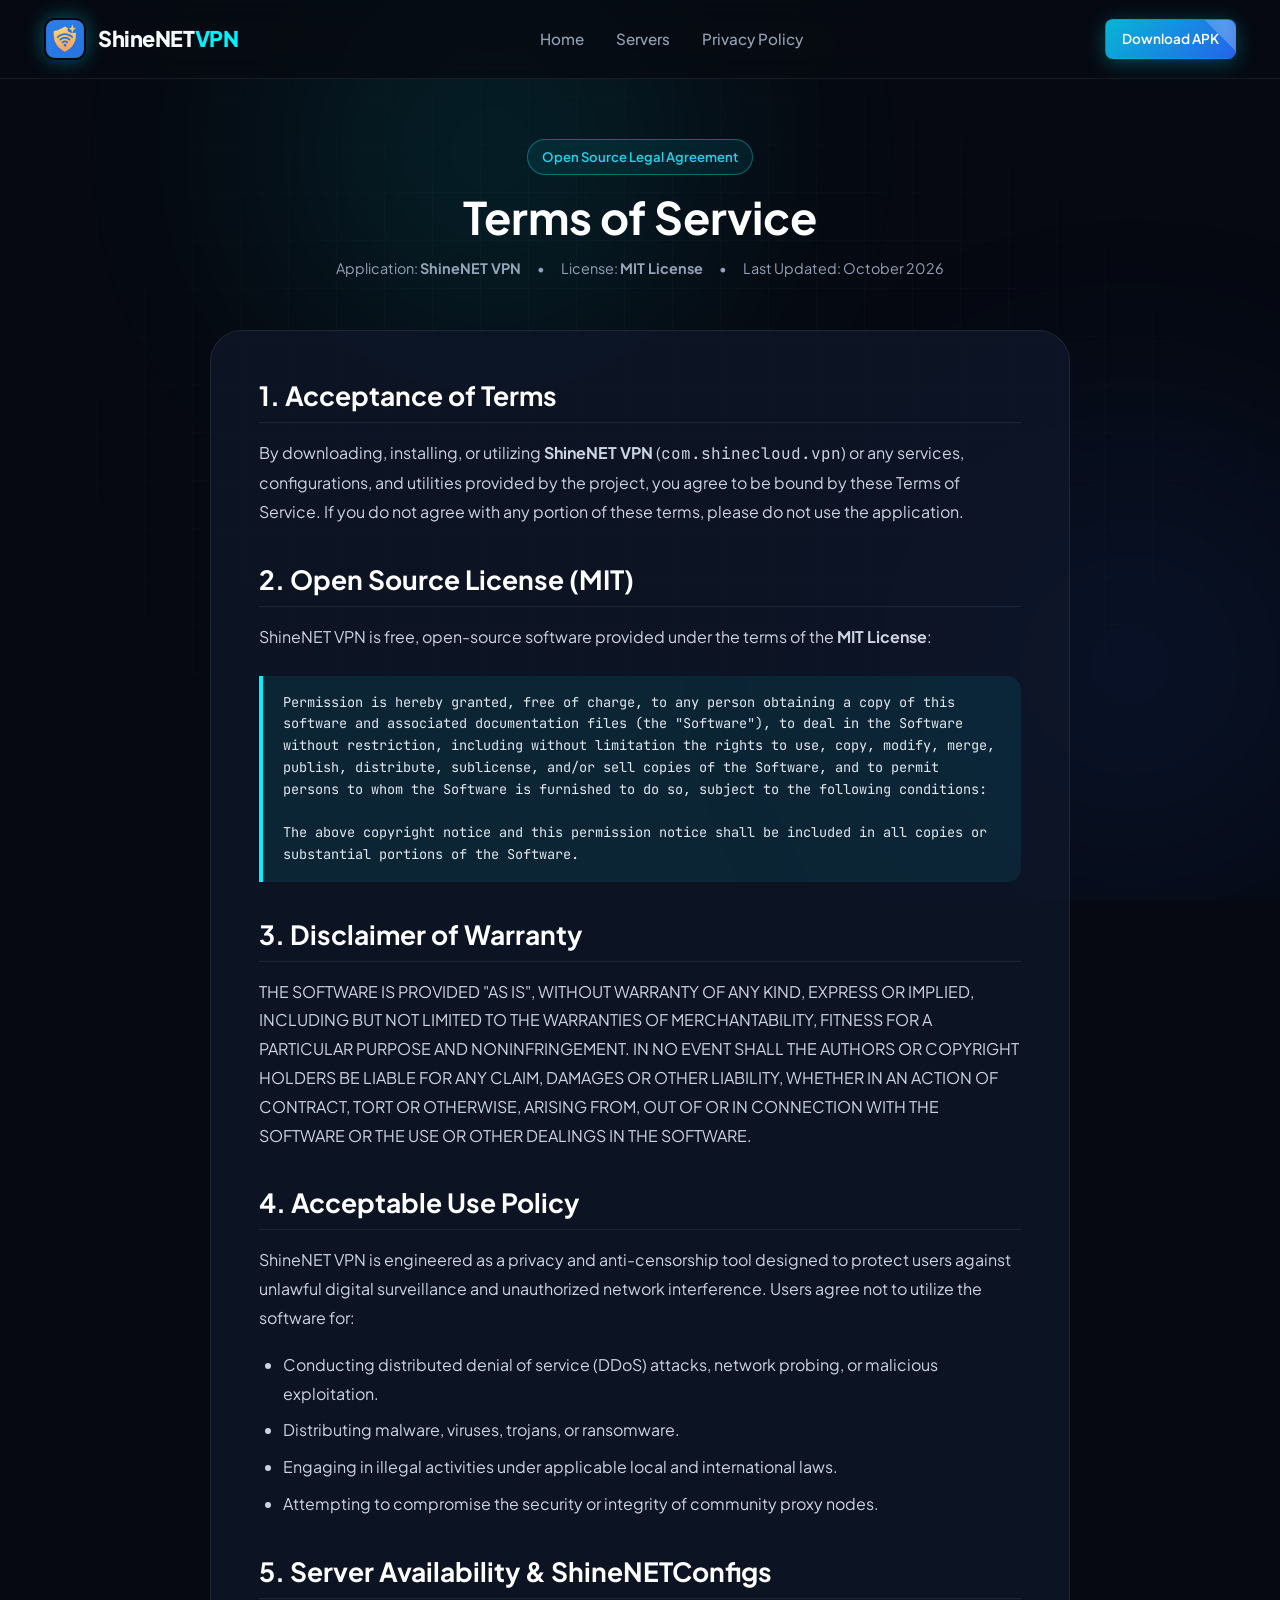
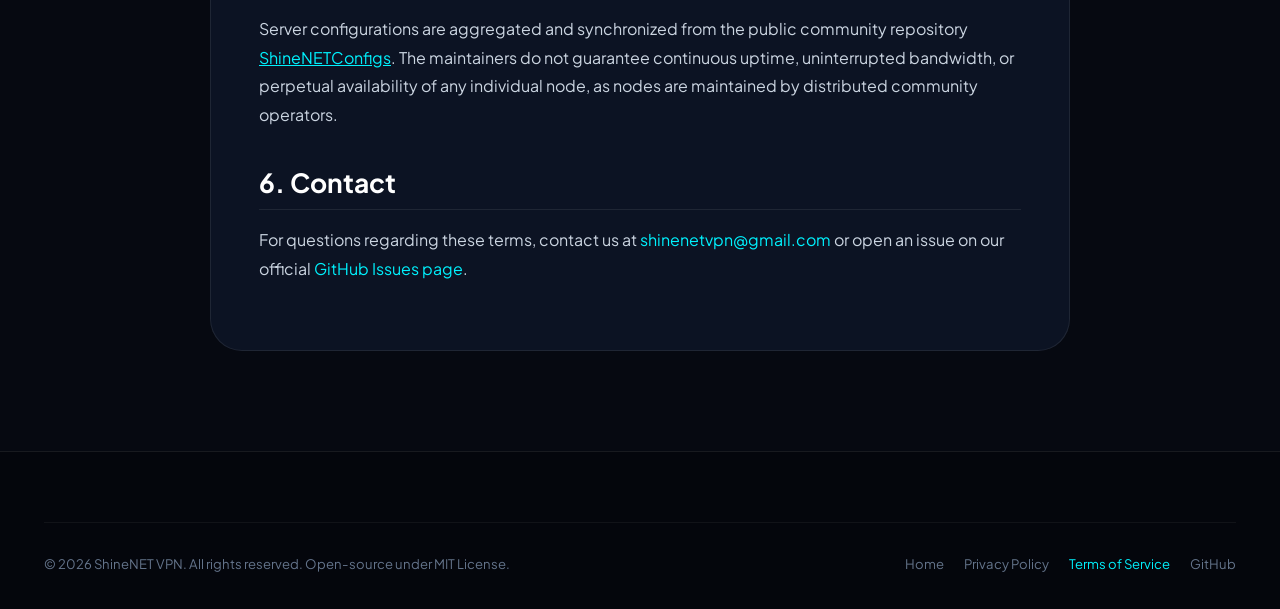
<file: terms.html>
<!DOCTYPE html>
<html lang="en">
<head>
  <meta charset="UTF-8">
  <meta name="viewport" content="width=device-width, initial-scale=1.0">
  <title>Terms of Service — ShineNET VPN</title>
  <meta name="description" content="Terms of Service and Acceptable Use Policy for ShineNET VPN (com.shinecloud.vpn).">
  <meta name="robots" content="index, follow">
  
  <link rel="icon" type="image/png" href="assets/images/logo.png">
  <link rel="stylesheet" href="css/style.css">
</head>
<body>

  <!-- Ambient Background -->
  <div class="bg-ambient">
    <div class="ambient-blob ambient-blob-1"></div>
    <div class="ambient-blob ambient-blob-2"></div>
  </div>
  <div class="bg-grid"></div>

  <!-- Header -->
  <header class="site-header">
    <div class="container nav-container">
      <a href="index.html" class="brand-logo">
        <img src="assets/images/logo.png" alt="ShineNET VPN Logo">
        <span>ShineNET<span style="color: var(--cyan-bright);">VPN</span></span>
      </a>

      <ul class="nav-links">
        <li><a href="index.html" class="nav-link">Home</a></li>
        <li><a href="index.html#servers" class="nav-link">Servers</a></li>
        <li><a href="privacy-policy.html" class="nav-link">Privacy Policy</a></li>
      </ul>

      <div class="nav-actions">
        <a href="index.html#download" class="btn btn-primary btn-sm btn-glow">
          Download APK
        </a>
      </div>
    </div>
  </header>

  <!-- Terms Content -->
  <main class="policy-page">
    <div class="container">
      
      <div class="policy-header">
        <div class="pill pill-glow-cyan" style="margin-bottom: 14px;">
          Open Source Legal Agreement
        </div>
        <h1>Terms of Service</h1>
        <div class="policy-meta">
          <span>Application: <strong>ShineNET VPN</strong></span>
          <span>•</span>
          <span>License: <strong>MIT License</strong></span>
          <span>•</span>
          <span>Last Updated: October 2026</span>
        </div>
      </div>

      <div class="policy-layout" style="grid-template-columns: 1fr; max-width: 860px; margin: 0 auto;">
        <article class="policy-content">
          
          <h2>1. Acceptance of Terms</h2>
          <p>
            By downloading, installing, or utilizing <strong>ShineNET VPN</strong> (<code class="font-mono">com.shinecloud.vpn</code>) or any services, configurations, and utilities provided by the project, you agree to be bound by these Terms of Service. If you do not agree with any portion of these terms, please do not use the application.
          </p>

          <h2>2. Open Source License (MIT)</h2>
          <p>
            ShineNET VPN is free, open-source software provided under the terms of the <strong>MIT License</strong>:
          </p>
          <div class="policy-alert font-mono" style="font-size: 0.85rem; line-height: 1.6;">
            Permission is hereby granted, free of charge, to any person obtaining a copy of this software and associated documentation files (the "Software"), to deal in the Software without restriction, including without limitation the rights to use, copy, modify, merge, publish, distribute, sublicense, and/or sell copies of the Software, and to permit persons to whom the Software is furnished to do so, subject to the following conditions:
            <br><br>
            The above copyright notice and this permission notice shall be included in all copies or substantial portions of the Software.
          </div>

          <h2>3. Disclaimer of Warranty</h2>
          <p>
            THE SOFTWARE IS PROVIDED "AS IS", WITHOUT WARRANTY OF ANY KIND, EXPRESS OR IMPLIED, INCLUDING BUT NOT LIMITED TO THE WARRANTIES OF MERCHANTABILITY, FITNESS FOR A PARTICULAR PURPOSE AND NONINFRINGEMENT. IN NO EVENT SHALL THE AUTHORS OR COPYRIGHT HOLDERS BE LIABLE FOR ANY CLAIM, DAMAGES OR OTHER LIABILITY, WHETHER IN AN ACTION OF CONTRACT, TORT OR OTHERWISE, ARISING FROM, OUT OF OR IN CONNECTION WITH THE SOFTWARE OR THE USE OR OTHER DEALINGS IN THE SOFTWARE.
          </p>

          <h2>4. Acceptable Use Policy</h2>
          <p>
            ShineNET VPN is engineered as a privacy and anti-censorship tool designed to protect users against unlawful digital surveillance and unauthorized network interference. Users agree not to utilize the software for:
          </p>
          <ul>
            <li>Conducting distributed denial of service (DDoS) attacks, network probing, or malicious exploitation.</li>
            <li>Distributing malware, viruses, trojans, or ransomware.</li>
            <li>Engaging in illegal activities under applicable local and international laws.</li>
            <li>Attempting to compromise the security or integrity of community proxy nodes.</li>
          </ul>

          <h2>5. Server Availability & ShineNETConfigs</h2>
          <p>
            Server configurations are aggregated and synchronized from the public community repository <a href="https://github.com/shayanheidari01/ShineNETConfigs" target="_blank" style="color: var(--cyan-bright); text-decoration: underline;">ShineNETConfigs</a>. The maintainers do not guarantee continuous uptime, uninterrupted bandwidth, or perpetual availability of any individual node, as nodes are maintained by distributed community operators.
          </p>

          <h2>6. Contact</h2>
          <p>
            For questions regarding these terms, contact us at <a href="mailto:shinenetvpn@gmail.com" style="color: var(--cyan-bright);">shinenetvpn@gmail.com</a> or open an issue on our official <a href="https://github.com/shayanheidari01/ShineNETVPN/issues" target="_blank" style="color: var(--cyan-bright);">GitHub Issues page</a>.
          </p>

        </article>
      </div>

    </div>
  </main>

  <!-- Site Footer -->
  <footer class="site-footer">
    <div class="container">
      <div class="footer-bottom">
        <div>
          © 2026 ShineNET VPN. All rights reserved. Open-source under MIT License.
        </div>
        <div class="footer-legal-links">
          <a href="index.html">Home</a>
          <a href="privacy-policy.html">Privacy Policy</a>
          <a href="terms.html" style="color: var(--cyan-bright);">Terms of Service</a>
          <a href="https://github.com/shayanheidari01/ShineNETVPN" target="_blank">GitHub</a>
        </div>
      </div>
    </div>
  </footer>

  <script src="js/main.js"></script>
</body>
</html>
</file>
<file: css/style.css>
/* ==========================================================================
   ShineNET VPN - Modern Dark Cyberpunk Aesthetic Design System
   ========================================================================== */

@import url('https://fonts.googleapis.com/css2?family=JetBrains+Mono:wght@400;500;600&family=Plus+Jakarta+Sans:wght@300;400;500;600;700;800&display=swap');

:root {
  --bg-body: #060911;
  --bg-surface: #0b1120;
  --bg-surface-elevated: #111a2e;
  --bg-card: rgba(15, 23, 42, 0.75);
  --bg-card-hover: rgba(22, 34, 60, 0.85);
  --bg-glass: rgba(13, 20, 36, 0.65);
  --bg-input: rgba(8, 14, 26, 0.8);

  /* Primary Brand Colors */
  --cyan-400: #22d3ee;
  --cyan-500: #06b6d4;
  --cyan-bright: #00f2fe;
  --blue-500: #3b82f6;
  --blue-600: #2563eb;
  --indigo-500: #6366f1;
  --purple-500: #8b5cf6;
  --emerald-400: #34d399;
  --emerald-500: #10b981;
  --amber-400: #fbbf24;
  --rose-400: #fb7185;

  /* Text Colors */
  --text-main: #f8fafc;
  --text-muted: #94a3b8;
  --text-dim: #64748b;
  --text-highlight: #ffffff;

  /* Borders & Dividers */
  --border-subtle: rgba(255, 255, 255, 0.08);
  --border-glow: rgba(0, 242, 254, 0.35);
  --border-active: rgba(59, 130, 246, 0.45);

  /* Lighting & Shadows */
  --glow-cyan: 0 0 35px rgba(0, 242, 254, 0.25);
  --glow-blue: 0 0 35px rgba(59, 130, 246, 0.25);
  --glow-purple: 0 0 35px rgba(139, 92, 246, 0.25);
  --glow-green: 0 0 30px rgba(16, 185, 129, 0.3);
  --shadow-card: 0 20px 40px -15px rgba(0, 0, 0, 0.5);
  --shadow-float: 0 30px 60px -12px rgba(0, 0, 0, 0.65);

  /* Layout */
  --max-width: 1240px;
  --radius-sm: 8px;
  --radius-md: 14px;
  --radius-lg: 20px;
  --radius-xl: 32px;
  --radius-full: 9999px;

  /* Transitions */
  --trans-fast: 0.2s cubic-bezier(0.4, 0, 0.2, 1);
  --trans-medium: 0.35s cubic-bezier(0.16, 1, 0.3, 1);
}

/* Base Reset & Typography */
*, *::before, *::after {
  box-sizing: border-box;
  margin: 0;
  padding: 0;
}

html {
  scroll-behavior: smooth;
  color-scheme: dark;
}

body {
  font-family: 'Plus Jakarta Sans', -apple-system, BlinkMacSystemFont, sans-serif;
  background-color: var(--bg-body);
  color: var(--text-main);
  line-height: 1.65;
  overflow-x: hidden;
  position: relative;
  -webkit-font-smoothing: antialiased;
}

/* Ambient Background Lights */
.bg-ambient {
  position: fixed;
  top: 0;
  left: 0;
  width: 100vw;
  height: 100vh;
  pointer-events: none;
  z-index: -1;
  overflow: hidden;
}

.ambient-blob {
  position: absolute;
  border-radius: 50%;
  filter: blur(120px);
  opacity: 0.16;
  animation: floatOrb 20s infinite alternate ease-in-out;
}

.ambient-blob-1 {
  width: 600px;
  height: 600px;
  background: radial-gradient(circle, var(--cyan-bright) 0%, rgba(6, 182, 212, 0) 70%);
  top: -150px;
  left: 15%;
}

.ambient-blob-2 {
  width: 700px;
  height: 700px;
  background: radial-gradient(circle, var(--blue-600) 0%, rgba(37, 99, 235, 0) 70%);
  top: 35%;
  right: -200px;
  animation-duration: 25s;
  animation-delay: -5s;
}

.ambient-blob-3 {
  width: 500px;
  height: 500px;
  background: radial-gradient(circle, var(--purple-500) 0%, rgba(139, 92, 246, 0) 70%);
  bottom: 5%;
  left: -150px;
  animation-duration: 22s;
  animation-delay: -10s;
}

@keyframes floatOrb {
  0% { transform: translate(0, 0) scale(1); }
  50% { transform: translate(40px, 60px) scale(1.08); }
  100% { transform: translate(-30px, 30px) scale(0.95); }
}

/* Tech Grid Texture */
.bg-grid {
  position: fixed;
  top: 0;
  left: 0;
  width: 100%;
  height: 100%;
  background-image: 
    linear-gradient(to right, rgba(255, 255, 255, 0.02) 1px, transparent 1px),
    linear-gradient(to bottom, rgba(255, 255, 255, 0.02) 1px, transparent 1px);
  background-size: 48px 48px;
  pointer-events: none;
  z-index: -1;
  mask-image: radial-gradient(ellipse at center, rgba(0,0,0,1) 30%, rgba(0,0,0,0.1) 85%);
}

/* Typography Helpers */
h1, h2, h3, h4, h5, h6 {
  color: var(--text-highlight);
  font-weight: 700;
  line-height: 1.25;
}

a {
  color: inherit;
  text-decoration: none;
  transition: color var(--trans-fast);
}

.text-gradient {
  background: linear-gradient(135deg, #ffffff 10%, var(--cyan-bright) 60%, #60a5fa 100%);
  -webkit-background-clip: text;
  -webkit-text-fill-color: transparent;
}

.text-gradient-purple {
  background: linear-gradient(135deg, #a78bfa 0%, #38bdf8 100%);
  -webkit-background-clip: text;
  -webkit-text-fill-color: transparent;
}

.font-mono {
  font-family: 'JetBrains Mono', monospace;
}

/* Container */
.container {
  max-width: var(--max-width);
  margin: 0 auto;
  padding: 0 24px;
}

/* Header & Navigation */
.site-header {
  position: sticky;
  top: 0;
  z-index: 100;
  backdrop-filter: blur(16px);
  -webkit-backdrop-filter: blur(16px);
  background: rgba(7, 10, 18, 0.8);
  border-bottom: 1px solid var(--border-subtle);
  transition: all var(--trans-medium);
}

.site-header.scrolled {
  background: rgba(7, 10, 18, 0.95);
  border-bottom-color: rgba(0, 242, 254, 0.2);
  box-shadow: 0 10px 30px rgba(0, 0, 0, 0.4);
}

.nav-container {
  display: flex;
  align-items: center;
  justify-content: space-between;
  height: 78px;
}

.brand-logo {
  display: flex;
  align-items: center;
  gap: 12px;
  font-weight: 800;
  font-size: 1.35rem;
  letter-spacing: -0.02em;
}

.brand-logo img {
  width: 42px;
  height: 42px;
  object-fit: contain;
  border-radius: 10px;
  box-shadow: 0 0 20px rgba(0, 242, 254, 0.35);
  transition: transform var(--trans-fast);
}

.brand-logo:hover img {
  transform: scale(1.05) rotate(3deg);
}

.brand-badge {
  font-size: 0.65rem;
  font-weight: 700;
  padding: 2px 8px;
  border-radius: var(--radius-full);
  background: rgba(0, 242, 254, 0.12);
  color: var(--cyan-400);
  border: 1px solid rgba(0, 242, 254, 0.3);
  text-transform: uppercase;
  letter-spacing: 0.05em;
  margin-left: 4px;
}

.nav-links {
  display: flex;
  align-items: center;
  gap: 32px;
  list-style: none;
}

.nav-link {
  font-size: 0.95rem;
  font-weight: 500;
  color: var(--text-muted);
  position: relative;
  padding: 8px 0;
}

.nav-link::after {
  content: '';
  position: absolute;
  bottom: 0;
  left: 0;
  width: 0;
  height: 2px;
  background: var(--cyan-bright);
  transition: width var(--trans-medium);
  border-radius: var(--radius-full);
  box-shadow: 0 0 8px var(--cyan-bright);
}

.nav-link:hover,
.nav-link.active {
  color: var(--text-highlight);
}

.nav-link:hover::after,
.nav-link.active::after {
  width: 100%;
}

.nav-actions {
  display: flex;
  align-items: center;
  gap: 14px;
}

/* Buttons */
.btn {
  display: inline-flex;
  align-items: center;
  justify-content: center;
  gap: 10px;
  padding: 12px 24px;
  font-size: 0.95rem;
  font-weight: 600;
  border-radius: var(--radius-md);
  border: 1px solid transparent;
  cursor: pointer;
  transition: all var(--trans-medium);
  text-decoration: none;
  white-space: nowrap;
}

.btn-primary {
  background: linear-gradient(135deg, var(--cyan-500) 0%, var(--blue-600) 100%);
  color: #ffffff;
  box-shadow: 0 4px 20px rgba(6, 182, 212, 0.35);
}

.btn-primary:hover {
  transform: translateY(-2px);
  box-shadow: 0 8px 28px rgba(0, 242, 254, 0.5);
  background: linear-gradient(135deg, var(--cyan-bright) 0%, var(--blue-500) 100%);
  color: #060911;
  font-weight: 700;
}

.btn-secondary {
  background: rgba(255, 255, 255, 0.05);
  color: var(--text-main);
  border: 1px solid var(--border-subtle);
  backdrop-filter: blur(10px);
}

.btn-secondary:hover {
  background: rgba(255, 255, 255, 0.1);
  border-color: rgba(255, 255, 255, 0.2);
  transform: translateY(-2px);
  color: #ffffff;
}

.btn-glow {
  position: relative;
  overflow: hidden;
}

.btn-glow::before {
  content: '';
  position: absolute;
  top: -50%;
  left: -50%;
  width: 200%;
  height: 200%;
  background: linear-gradient(
    45deg,
    transparent 20%,
    rgba(255, 255, 255, 0.25) 50%,
    transparent 80%
  );
  transform: rotate(45deg) translateY(-100%);
  transition: transform 0.6s cubic-bezier(0.16, 1, 0.3, 1);
}

.btn-glow:hover::before {
  transform: rotate(45deg) translateY(100%);
}

.btn-sm {
  padding: 8px 16px;
  font-size: 0.85rem;
  border-radius: var(--radius-sm);
}

.btn-lg {
  padding: 16px 34px;
  font-size: 1.05rem;
  border-radius: var(--radius-md);
}

/* Mobile Toggle */
.mobile-toggle {
  display: none;
  background: none;
  border: none;
  color: var(--text-main);
  font-size: 1.5rem;
  cursor: pointer;
  padding: 6px;
}

/* Badge Pills */
.pill {
  display: inline-flex;
  align-items: center;
  gap: 8px;
  padding: 6px 14px;
  border-radius: var(--radius-full);
  font-size: 0.82rem;
  font-weight: 600;
  backdrop-filter: blur(10px);
  border: 1px solid var(--border-subtle);
  background: rgba(15, 23, 42, 0.6);
}

.pill-glow-cyan {
  border-color: rgba(0, 242, 254, 0.35);
  background: rgba(0, 242, 254, 0.08);
  color: var(--cyan-400);
}

.pill-glow-green {
  border-color: rgba(16, 185, 129, 0.35);
  background: rgba(16, 185, 129, 0.08);
  color: var(--emerald-400);
}

.pulse-dot {
  width: 8px;
  height: 8px;
  border-radius: 50%;
  background-color: var(--emerald-400);
  box-shadow: 0 0 10px var(--emerald-400);
  animation: pulsePing 2s cubic-bezier(0, 0, 0.2, 1) infinite;
}

@keyframes pulsePing {
  0% { transform: scale(0.95); box-shadow: 0 0 0 0 rgba(52, 211, 153, 0.7); }
  70% { transform: scale(1.1); box-shadow: 0 0 0 8px rgba(52, 211, 153, 0); }
  100% { transform: scale(0.95); box-shadow: 0 0 0 0 rgba(52, 211, 153, 0); }
}

/* Hero Section */
.hero {
  padding: 80px 0 100px;
  position: relative;
}

.hero-grid {
  display: grid;
  grid-template-columns: 1.15fr 0.85fr;
  align-items: center;
  gap: 60px;
}

.hero-content {
  display: flex;
  flex-direction: column;
  gap: 24px;
}

.hero-title {
  font-size: clamp(2.5rem, 5vw, 4rem);
  font-weight: 800;
  line-height: 1.1;
  letter-spacing: -0.03em;
}

.hero-subtitle {
  font-size: 1.18rem;
  color: var(--text-muted);
  max-width: 580px;
  line-height: 1.7;
}

.hero-actions {
  display: flex;
  align-items: center;
  flex-wrap: wrap;
  gap: 16px;
  margin-top: 10px;
}

.hero-specs {
  display: flex;
  align-items: center;
  gap: 24px;
  padding-top: 16px;
  border-top: 1px solid var(--border-subtle);
  color: var(--text-muted);
  font-size: 0.9rem;
}

.spec-item {
  display: flex;
  align-items: center;
  gap: 8px;
}

.spec-item svg {
  color: var(--cyan-400);
}

/* Phone Mockup in Hero */
.hero-visual {
  position: relative;
  display: flex;
  justify-content: center;
  align-items: center;
}

.phone-container {
  position: relative;
  width: 310px;
  height: 630px;
  background: #090e1a;
  border-radius: 46px;
  padding: 12px;
  box-shadow: 
    0 0 0 3px rgba(255, 255, 255, 0.1),
    0 25px 60px -10px rgba(0, 0, 0, 0.8),
    var(--glow-cyan);
  border: 1px solid rgba(0, 242, 254, 0.3);
  transition: transform var(--trans-medium);
}

.phone-container:hover {
  transform: translateY(-8px) scale(1.02);
}

.phone-screen {
  width: 100%;
  height: 100%;
  border-radius: 36px;
  overflow: hidden;
  position: relative;
  background: #000;
}

.phone-screen img {
  width: 100%;
  height: 100%;
  object-fit: cover;
  display: block;
}

.phone-notch {
  position: absolute;
  top: 18px;
  left: 50%;
  transform: translateX(-50%);
  width: 90px;
  height: 18px;
  background: #000000;
  border-radius: 20px;
  z-index: 10;
}

/* Floating Widgets on Phone */
.floating-pill {
  position: absolute;
  background: rgba(15, 23, 42, 0.88);
  backdrop-filter: blur(14px);
  border: 1px solid var(--border-subtle);
  padding: 10px 16px;
  border-radius: var(--radius-md);
  box-shadow: var(--shadow-float);
  display: flex;
  align-items: center;
  gap: 12px;
  z-index: 20;
  animation: floatCard 6s infinite ease-in-out alternate;
}

.floating-pill-left {
  left: -40px;
  bottom: 120px;
  border-color: rgba(16, 185, 129, 0.4);
}

.floating-pill-right {
  right: -30px;
  top: 90px;
  border-color: rgba(0, 242, 254, 0.4);
  animation-delay: -3s;
}

@keyframes floatCard {
  0% { transform: translateY(0); }
  100% { transform: translateY(-12px); }
}

.float-icon {
  width: 36px;
  height: 36px;
  border-radius: 10px;
  display: flex;
  align-items: center;
  justify-content: center;
  background: rgba(255, 255, 255, 0.05);
}

.float-title {
  font-size: 0.85rem;
  font-weight: 700;
  color: var(--text-highlight);
}

.float-desc {
  font-size: 0.72rem;
  color: var(--text-muted);
}

/* Server Ecosystem Showcase (ShineNETConfigs) */
.section {
  padding: 90px 0;
  position: relative;
}

.section-header {
  text-align: center;
  max-width: 720px;
  margin: 0 auto 56px;
}

.section-tag {
  font-size: 0.8rem;
  font-weight: 700;
  text-transform: uppercase;
  letter-spacing: 0.1em;
  color: var(--cyan-400);
  margin-bottom: 12px;
  display: block;
}

.section-title {
  font-size: clamp(2rem, 3.5vw, 2.75rem);
  font-weight: 800;
  margin-bottom: 18px;
  letter-spacing: -0.02em;
}

.section-desc {
  color: var(--text-muted);
  font-size: 1.05rem;
  line-height: 1.7;
}

/* Configs Banner Card */
.configs-banner-card {
  background: linear-gradient(135deg, rgba(17, 24, 39, 0.9) 0%, rgba(15, 23, 42, 0.7) 100%);
  border: 1px solid rgba(0, 242, 254, 0.3);
  border-radius: var(--radius-xl);
  padding: 48px;
  position: relative;
  overflow: hidden;
  box-shadow: var(--shadow-card), var(--glow-cyan);
}

.configs-banner-card::before {
  content: '';
  position: absolute;
  top: 0;
  right: 0;
  width: 400px;
  height: 400px;
  background: radial-gradient(circle, rgba(0, 242, 254, 0.12) 0%, transparent 70%);
  pointer-events: none;
}

.configs-grid {
  display: grid;
  grid-template-columns: 1.2fr 0.8fr;
  gap: 40px;
  align-items: center;
}

.configs-info h3 {
  font-size: 1.85rem;
  margin-bottom: 14px;
}

.configs-info p {
  color: var(--text-muted);
  margin-bottom: 24px;
  font-size: 1rem;
}

.code-box {
  background: rgba(5, 8, 16, 0.9);
  border: 1px solid rgba(255, 255, 255, 0.1);
  border-radius: var(--radius-md);
  padding: 14px 18px;
  display: flex;
  align-items: center;
  justify-content: space-between;
  gap: 16px;
  margin-bottom: 20px;
}

.code-box code {
  color: var(--cyan-400);
  font-size: 0.88rem;
  white-space: nowrap;
  overflow-x: auto;
}

.code-copy-btn {
  background: rgba(255, 255, 255, 0.08);
  border: 1px solid rgba(255, 255, 255, 0.15);
  color: var(--text-main);
  padding: 6px 12px;
  border-radius: var(--radius-sm);
  font-size: 0.8rem;
  font-weight: 600;
  cursor: pointer;
  display: flex;
  align-items: center;
  gap: 6px;
  transition: all var(--trans-fast);
}

.code-copy-btn:hover {
  background: var(--cyan-bright);
  color: #060911;
  border-color: var(--cyan-bright);
}

.stats-counter-group {
  display: grid;
  grid-template-columns: repeat(2, 1fr);
  gap: 16px;
}

.stat-box {
  background: rgba(8, 14, 26, 0.7);
  border: 1px solid var(--border-subtle);
  border-radius: var(--radius-md);
  padding: 20px;
  text-align: center;
  transition: transform var(--trans-fast);
}

.stat-box:hover {
  transform: translateY(-4px);
  border-color: rgba(0, 242, 254, 0.4);
}

.stat-num {
  font-size: 2rem;
  font-weight: 800;
  color: var(--cyan-400);
  margin-bottom: 4px;
}

.stat-label {
  font-size: 0.82rem;
  color: var(--text-muted);
  text-transform: uppercase;
  letter-spacing: 0.05em;
}

/* Architecture Workflow 4-steps */
.workflow-grid {
  display: grid;
  grid-template-columns: repeat(auto-fit, minmax(250px, 1fr));
  gap: 24px;
  margin-top: 48px;
}

.workflow-card {
  background: var(--bg-card);
  backdrop-filter: blur(12px);
  border: 1px solid var(--border-subtle);
  border-radius: var(--radius-lg);
  padding: 30px;
  position: relative;
  transition: all var(--trans-medium);
}

.workflow-card:hover {
  transform: translateY(-6px);
  border-color: rgba(0, 242, 254, 0.4);
  box-shadow: var(--shadow-card), 0 0 25px rgba(0, 242, 254, 0.15);
}

.step-num {
  width: 38px;
  height: 38px;
  border-radius: var(--radius-sm);
  background: rgba(0, 242, 254, 0.1);
  color: var(--cyan-bright);
  display: flex;
  align-items: center;
  justify-content: center;
  font-weight: 800;
  font-family: 'JetBrains Mono', monospace;
  margin-bottom: 20px;
  border: 1px solid rgba(0, 242, 254, 0.25);
}

.workflow-card h4 {
  font-size: 1.15rem;
  margin-bottom: 10px;
}

.workflow-card p {
  font-size: 0.92rem;
  color: var(--text-muted);
  line-height: 1.6;
}

/* Protocols Section */
.protocols-grid {
  display: grid;
  grid-template-columns: repeat(auto-fit, minmax(280px, 1fr));
  gap: 24px;
}

.protocol-card {
  background: var(--bg-card);
  border: 1px solid var(--border-subtle);
  border-radius: var(--radius-lg);
  padding: 32px;
  position: relative;
  overflow: hidden;
  transition: all var(--trans-medium);
}

.protocol-card:hover {
  transform: translateY(-5px);
  border-color: rgba(59, 130, 246, 0.4);
  box-shadow: 0 15px 35px rgba(0, 0, 0, 0.4);
}

.protocol-badge {
  display: inline-block;
  padding: 4px 10px;
  border-radius: var(--radius-full);
  font-size: 0.75rem;
  font-weight: 700;
  font-family: 'JetBrains Mono', monospace;
  background: rgba(59, 130, 246, 0.15);
  color: #60a5fa;
  border: 1px solid rgba(59, 130, 246, 0.3);
  margin-bottom: 16px;
}

.protocol-card h3 {
  font-size: 1.35rem;
  margin-bottom: 10px;
}

.protocol-card p {
  color: var(--text-muted);
  font-size: 0.92rem;
  margin-bottom: 18px;
}

.tech-tags {
  display: flex;
  flex-wrap: wrap;
  gap: 8px;
}

.tech-tag {
  font-size: 0.72rem;
  font-family: 'JetBrains Mono', monospace;
  background: rgba(255, 255, 255, 0.04);
  color: var(--text-muted);
  padding: 3px 8px;
  border-radius: 6px;
  border: 1px solid rgba(255, 255, 255, 0.06);
}

/* Interactive Live Node Explorer */
.node-explorer {
  background: var(--bg-surface);
  border: 1px solid var(--border-subtle);
  border-radius: var(--radius-xl);
  padding: 36px;
  box-shadow: var(--shadow-card);
}

.explorer-toolbar {
  display: flex;
  align-items: center;
  justify-content: space-between;
  flex-wrap: wrap;
  gap: 20px;
  padding-bottom: 24px;
  border-bottom: 1px solid var(--border-subtle);
}

.filter-tabs {
  display: flex;
  gap: 8px;
  flex-wrap: wrap;
}

.filter-btn {
  background: rgba(255, 255, 255, 0.05);
  border: 1px solid var(--border-subtle);
  color: var(--text-muted);
  padding: 8px 16px;
  border-radius: var(--radius-full);
  font-size: 0.85rem;
  font-weight: 600;
  cursor: pointer;
  transition: all var(--trans-fast);
}

.filter-btn.active,
.filter-btn:hover {
  background: var(--cyan-500);
  color: #060911;
  border-color: var(--cyan-bright);
}

.explorer-actions {
  display: flex;
  gap: 12px;
}

.nodes-list {
  display: grid;
  grid-template-columns: repeat(auto-fit, minmax(320px, 1fr));
  gap: 16px;
  margin-top: 24px;
}

.node-item {
  background: rgba(15, 23, 42, 0.6);
  border: 1px solid var(--border-subtle);
  border-radius: var(--radius-md);
  padding: 20px;
  display: flex;
  align-items: center;
  justify-content: space-between;
  transition: all var(--trans-fast);
}

.node-item:hover {
  border-color: rgba(0, 242, 254, 0.4);
  background: rgba(20, 31, 56, 0.8);
  transform: translateY(-2px);
}

.node-meta {
  display: flex;
  align-items: center;
  gap: 14px;
}

.node-flag {
  font-size: 1.8rem;
  line-height: 1;
}

.node-title {
  font-weight: 700;
  font-size: 0.95rem;
  color: var(--text-highlight);
}

.node-protocol {
  font-size: 0.75rem;
  font-family: 'JetBrains Mono', monospace;
  color: var(--cyan-400);
}

.node-stats {
  display: flex;
  align-items: center;
  gap: 16px;
}

.ping-indicator {
  display: flex;
  align-items: center;
  gap: 6px;
  font-family: 'JetBrains Mono', monospace;
  font-size: 0.85rem;
  font-weight: 600;
}

.ping-low {
  color: var(--emerald-400);
}

.ping-med {
  color: var(--amber-400);
}

.copy-node-btn {
  background: rgba(255, 255, 255, 0.05);
  border: 1px solid var(--border-subtle);
  color: var(--text-muted);
  width: 36px;
  height: 36px;
  border-radius: 8px;
  display: flex;
  align-items: center;
  justify-content: center;
  cursor: pointer;
  transition: all var(--trans-fast);
}

.copy-node-btn:hover {
  background: var(--cyan-bright);
  color: #000;
}

/* Features Section */
.features-grid {
  display: grid;
  grid-template-columns: repeat(auto-fit, minmax(320px, 1fr));
  gap: 30px;
}

.feature-card {
  background: var(--bg-card);
  backdrop-filter: blur(12px);
  border: 1px solid var(--border-subtle);
  border-radius: var(--radius-lg);
  padding: 34px;
  transition: all var(--trans-medium);
  position: relative;
}

.feature-card:hover {
  transform: translateY(-6px);
  border-color: rgba(0, 242, 254, 0.35);
  box-shadow: var(--shadow-card);
}

.feature-icon {
  width: 54px;
  height: 54px;
  border-radius: 14px;
  background: linear-gradient(135deg, rgba(6, 182, 212, 0.15) 0%, rgba(59, 130, 246, 0.15) 100%);
  border: 1px solid rgba(0, 242, 254, 0.3);
  display: flex;
  align-items: center;
  justify-content: center;
  margin-bottom: 22px;
  color: var(--cyan-bright);
}

.feature-card h3 {
  font-size: 1.3rem;
  margin-bottom: 12px;
}

.feature-card p {
  color: var(--text-muted);
  font-size: 0.95rem;
  line-height: 1.65;
}

/* Download Section */
.download-section {
  background: linear-gradient(180deg, transparent 0%, rgba(11, 17, 32, 0.8) 100%);
  padding: 100px 0;
}

.download-box {
  background: linear-gradient(135deg, rgba(16, 24, 44, 0.95) 0%, rgba(11, 17, 32, 0.95) 100%);
  border: 1px solid rgba(0, 242, 254, 0.35);
  border-radius: var(--radius-xl);
  padding: 56px;
  box-shadow: var(--shadow-card), var(--glow-cyan);
  display: grid;
  grid-template-columns: 1.1fr 0.9fr;
  gap: 50px;
  align-items: center;
}

.download-info h2 {
  font-size: 2.4rem;
  margin-bottom: 16px;
}

.download-info p {
  color: var(--text-muted);
  font-size: 1.05rem;
  margin-bottom: 28px;
}

.download-buttons {
  display: flex;
  flex-direction: column;
  gap: 14px;
}

.download-btn-sub {
  font-size: 0.75rem;
  opacity: 0.85;
  display: block;
}

.qr-box {
  background: rgba(7, 10, 18, 0.85);
  border: 1px solid var(--border-subtle);
  border-radius: var(--radius-lg);
  padding: 30px;
  text-align: center;
  display: flex;
  flex-direction: column;
  align-items: center;
}

.qr-canvas-wrapper {
  background: #ffffff;
  padding: 16px;
  border-radius: var(--radius-md);
  margin-bottom: 18px;
  box-shadow: 0 10px 25px rgba(0, 0, 0, 0.4);
}

.qr-canvas-wrapper svg {
  display: block;
}

.qr-label {
  font-size: 0.85rem;
  color: var(--text-muted);
}

/* Installation Guide Cards */
.install-steps-grid {
  display: grid;
  grid-template-columns: repeat(auto-fit, minmax(260px, 1fr));
  gap: 24px;
  margin-top: 50px;
}

.step-card {
  background: var(--bg-card);
  border: 1px solid var(--border-subtle);
  border-radius: var(--radius-md);
  padding: 24px;
  position: relative;
}

.step-header {
  display: flex;
  align-items: center;
  gap: 12px;
  margin-bottom: 14px;
}

.step-circle {
  width: 32px;
  height: 32px;
  border-radius: 50%;
  background: var(--cyan-500);
  color: #060911;
  font-weight: 800;
  display: flex;
  align-items: center;
  justify-content: center;
  font-size: 0.85rem;
}

/* FAQ Accordion */
.faq-grid {
  max-width: 820px;
  margin: 0 auto;
  display: flex;
  flex-direction: column;
  gap: 16px;
}

.faq-item {
  background: var(--bg-card);
  border: 1px solid var(--border-subtle);
  border-radius: var(--radius-md);
  overflow: hidden;
  transition: all var(--trans-fast);
}

.faq-item:hover {
  border-color: rgba(0, 242, 254, 0.3);
}

.faq-question {
  width: 100%;
  padding: 22px 26px;
  background: none;
  border: none;
  color: var(--text-highlight);
  font-size: 1.05rem;
  font-weight: 600;
  text-align: left;
  display: flex;
  justify-content: space-between;
  align-items: center;
  cursor: pointer;
}

.faq-icon {
  transition: transform var(--trans-medium);
  color: var(--cyan-400);
}

.faq-item.open .faq-icon {
  transform: rotate(180deg);
}

.faq-answer {
  max-height: 0;
  overflow: hidden;
  transition: max-height 0.4s ease-out;
  padding: 0 26px;
  color: var(--text-muted);
  font-size: 0.95rem;
  line-height: 1.7;
}

.faq-item.open .faq-answer {
  padding-bottom: 22px;
}

/* Footer */
.site-footer {
  background: #04060c;
  border-top: 1px solid var(--border-subtle);
  padding: 70px 0 35px;
}

.footer-grid {
  display: grid;
  grid-template-columns: 1.5fr 1fr 1fr 1fr;
  gap: 40px;
  margin-bottom: 60px;
}

.footer-brand p {
  color: var(--text-muted);
  font-size: 0.9rem;
  margin-top: 16px;
  max-width: 320px;
}

.footer-col h5 {
  font-size: 0.95rem;
  color: var(--text-highlight);
  margin-bottom: 20px;
  font-weight: 700;
}

.footer-links {
  list-style: none;
  display: flex;
  flex-direction: column;
  gap: 12px;
}

.footer-links a {
  color: var(--text-muted);
  font-size: 0.88rem;
  transition: color var(--trans-fast);
}

.footer-links a:hover {
  color: var(--cyan-bright);
}

.footer-bottom {
  display: flex;
  align-items: center;
  justify-content: space-between;
  padding-top: 30px;
  border-top: 1px solid rgba(255, 255, 255, 0.05);
  color: var(--text-dim);
  font-size: 0.82rem;
  flex-wrap: wrap;
  gap: 16px;
}

.footer-legal-links {
  display: flex;
  gap: 20px;
}

.footer-legal-links a:hover {
  color: var(--text-main);
}

/* ==========================================================================
   Privacy Policy & Terms Pages Special Styles
   ========================================================================== */
.policy-page {
  padding: 60px 0 100px;
}

.policy-header {
  text-align: center;
  margin-bottom: 50px;
}

.policy-header h1 {
  font-size: 2.8rem;
  margin-bottom: 12px;
}

.policy-meta {
  color: var(--text-muted);
  font-size: 0.9rem;
  display: flex;
  align-items: center;
  justify-content: center;
  gap: 16px;
}

.policy-layout {
  display: grid;
  grid-template-columns: 280px 1fr;
  gap: 50px;
  align-items: start;
}

.policy-sidebar {
  position: sticky;
  top: 110px;
  background: var(--bg-card);
  border: 1px solid var(--border-subtle);
  border-radius: var(--radius-lg);
  padding: 24px;
}

.policy-sidebar h4 {
  font-size: 0.9rem;
  text-transform: uppercase;
  letter-spacing: 0.08em;
  color: var(--cyan-400);
  margin-bottom: 16px;
}

.policy-toc {
  list-style: none;
  display: flex;
  flex-direction: column;
  gap: 10px;
}

.policy-toc a {
  font-size: 0.85rem;
  color: var(--text-muted);
  display: block;
  padding: 6px 10px;
  border-radius: var(--radius-sm);
  transition: all var(--trans-fast);
}

.policy-toc a:hover,
.policy-toc a.active {
  color: var(--cyan-bright);
  background: rgba(0, 242, 254, 0.08);
}

.policy-content {
  background: var(--bg-card);
  border: 1px solid var(--border-subtle);
  border-radius: var(--radius-xl);
  padding: 48px;
  color: #cbd5e1;
  line-height: 1.8;
}

.policy-content h2 {
  font-size: 1.65rem;
  margin: 36px 0 16px;
  padding-bottom: 10px;
  border-bottom: 1px solid var(--border-subtle);
  color: var(--text-highlight);
}

.policy-content h2:first-of-type {
  margin-top: 0;
}

.policy-content h3 {
  font-size: 1.25rem;
  margin: 24px 0 12px;
  color: var(--cyan-400);
}

.policy-content p {
  margin-bottom: 18px;
}

.policy-content ul, 
.policy-content ol {
  margin: 0 0 20px 24px;
}

.policy-content li {
  margin-bottom: 8px;
}

.policy-alert {
  background: rgba(0, 242, 254, 0.08);
  border-left: 4px solid var(--cyan-bright);
  border-radius: 0 var(--radius-md) var(--radius-md) 0;
  padding: 16px 20px;
  margin: 24px 0;
  color: #e2e8f0;
}

.policy-alert-green {
  background: rgba(16, 185, 129, 0.08);
  border-left-color: var(--emerald-400);
}

.policy-table-wrapper {
  overflow-x: auto;
  margin: 24px 0;
}

.policy-table {
  width: 100%;
  border-collapse: collapse;
  font-size: 0.9rem;
}

.policy-table th,
.policy-table td {
  padding: 12px 16px;
  border: 1px solid var(--border-subtle);
  text-align: left;
}

.policy-table th {
  background: rgba(255, 255, 255, 0.04);
  color: var(--text-highlight);
}

/* Toast Notification */
.toast {
  position: fixed;
  bottom: 24px;
  right: 24px;
  background: var(--bg-surface-elevated);
  border: 1px solid var(--cyan-bright);
  color: var(--text-highlight);
  padding: 14px 22px;
  border-radius: var(--radius-md);
  box-shadow: 0 10px 30px rgba(0, 0, 0, 0.6), var(--glow-cyan);
  font-size: 0.9rem;
  font-weight: 600;
  display: flex;
  align-items: center;
  gap: 10px;
  transform: translateY(100px);
  opacity: 0;
  transition: all 0.3s cubic-bezier(0.16, 1, 0.3, 1);
  z-index: 999;
}

.toast.show {
  transform: translateY(0);
  opacity: 1;
}

/* Responsive Media Queries */
@media (max-width: 1024px) {
  .hero-grid {
    grid-template-columns: 1fr;
    text-align: center;
  }
  .hero-content {
    align-items: center;
  }
  .hero-subtitle {
    margin: 0 auto;
  }
  .hero-actions {
    justify-content: center;
  }
  .hero-specs {
    justify-content: center;
  }
  .configs-grid {
    grid-template-columns: 1fr;
  }
  .download-box {
    grid-template-columns: 1fr;
    text-align: center;
  }
  .footer-grid {
    grid-template-columns: 1fr 1fr;
  }
  .policy-layout {
    grid-template-columns: 1fr;
  }
  .policy-sidebar {
    display: none;
  }
}

@media (max-width: 768px) {
  .nav-links {
    display: none;
    position: absolute;
    top: 78px;
    left: 0;
    width: 100%;
    background: rgba(7, 10, 18, 0.98);
    flex-direction: column;
    padding: 24px;
    border-bottom: 1px solid var(--border-subtle);
    gap: 18px;
  }
  .nav-links.open {
    display: flex;
  }
  .mobile-toggle {
    display: block;
  }
  .phone-container {
    width: 270px;
    height: 550px;
  }
  .floating-pill {
    display: none;
  }
  .stats-counter-group {
    grid-template-columns: 1fr;
  }
  .footer-grid {
    grid-template-columns: 1fr;
  }
  .policy-content {
    padding: 24px;
  }
}
</file>
